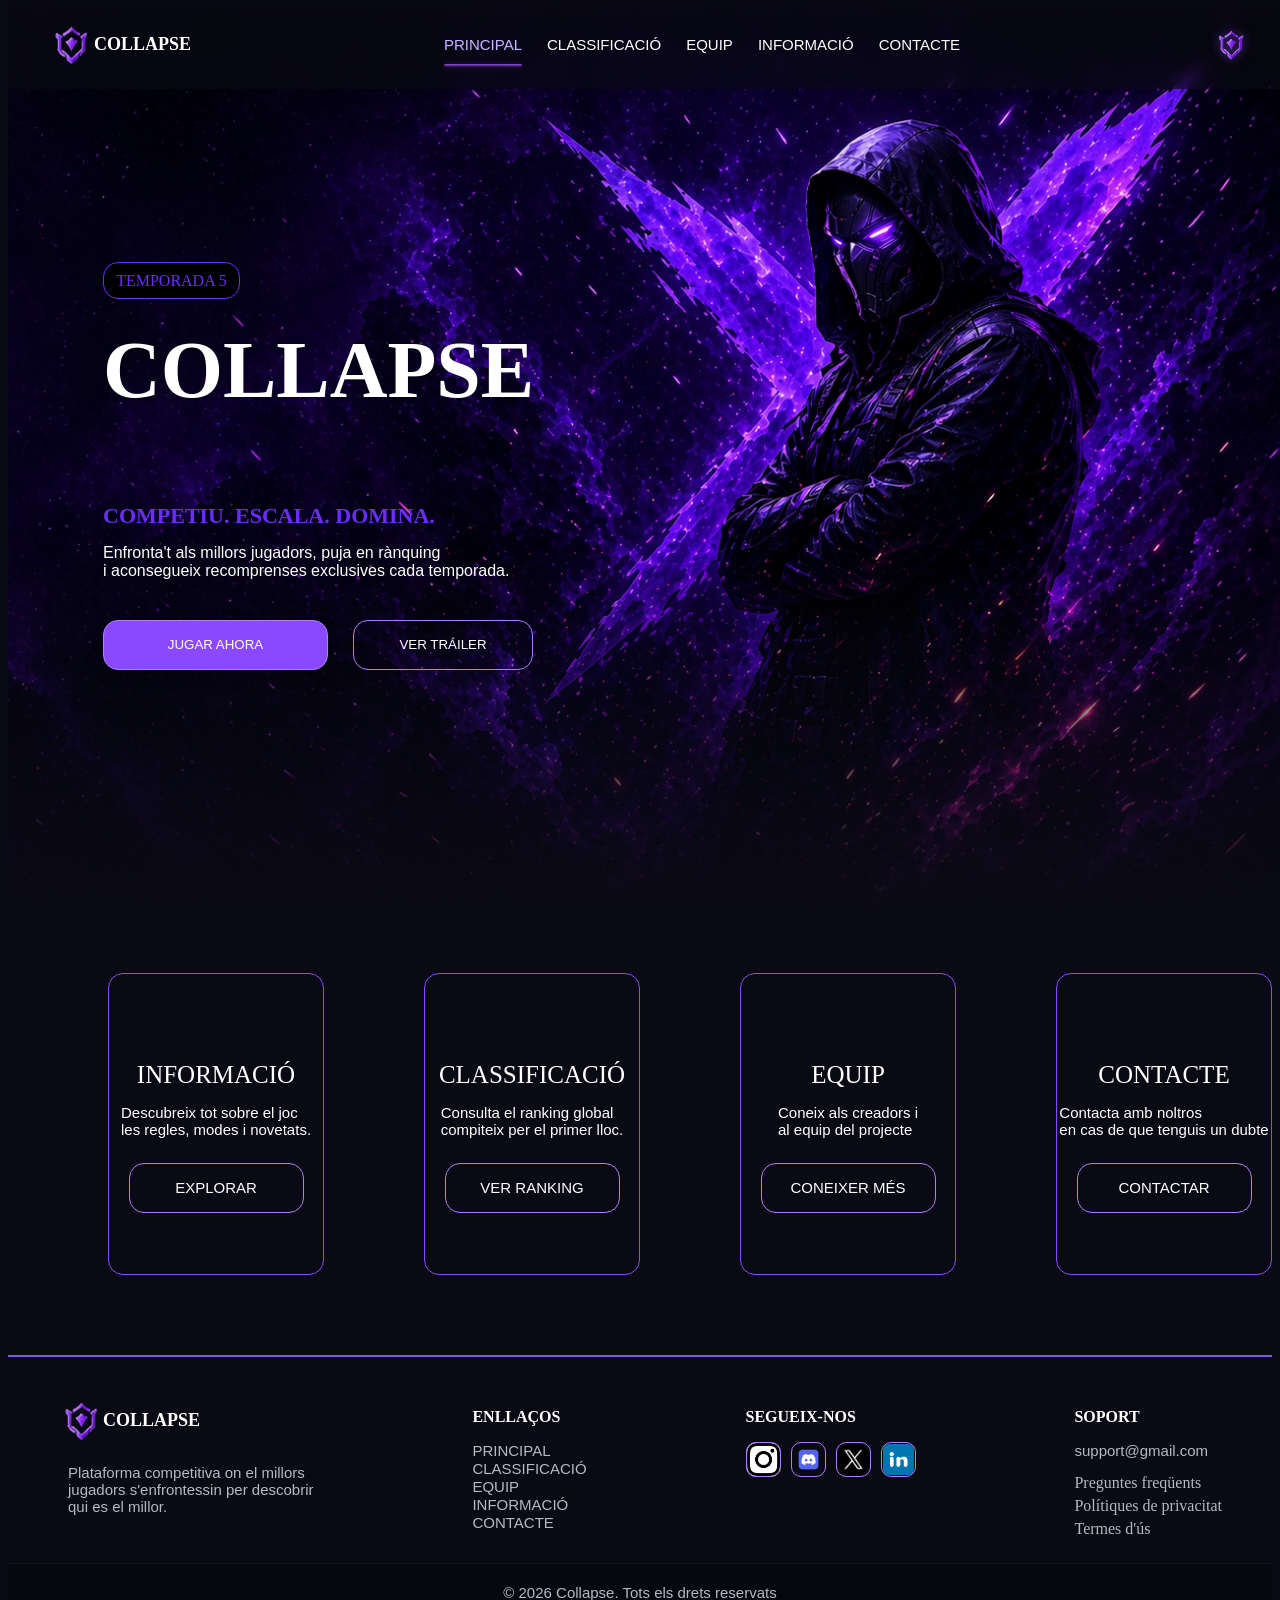
<file: index.html>
<!DOCTYPE html>
<html lang="en">

<head>
    <meta charset="UTF-8">
    <meta name="viewport" content="width=device-width, initial-scale=1.0">
    <title>Collapse</title>
    <link rel="stylesheet" href="CS/style.css">
    <link rel="stylesheet" href="CS/footer.css">

</head>

<body>
    <nav class="main-menu">
        <ul>
            <li><a href="index.html" class="active">PRINCIPAL</a></li>
            <li><a href="classificacio.html">CLASSIFICACIÓ</a></li>
            <li><a href="equip.html">EQUIP</a></li>
            <li><a href="info.html">INFORMACIÓ</a></li>
            <li><a href="contacte.html">CONTACTE</a></li>
        </ul>
    </nav>
    <div class="overlay"></div>
    <header>

        <div class="nombreJuego">
            <img src="imatges/Collapse.png" alt="Collapse" class="marca">
            <p>COLLAPSE</p>
        </div>

        <section class="menuBarra">
            <li>
                <a href="index.html" class="active">PRINCIPAL</a>
            </li>
            <li>
                <a href="classificacio.html">CLASSIFICACIÓ</a>
            </li>
            <li>
                <a href="equip.html">EQUIP</a>
            </li>
            <li>
                <a href="info.html">INFORMACIÓ</a>
            </li>
            <li>
                <a href="contacte.html">CONTACTE</a>
            </li>
        </section>

        <div class="parteSuperiorDerecha">
            <img class="theme-btn mask-toggle" id="themeToggle" src="imatges/Collapse.png" alt="Toggle Theme">
            <img class="logo" src="imatges/logo.png" alt="Logo del juego">
            <div class="tresBotones">
                <span></span><span></span><span></span>
            </div>
        </div>
    </header>

    <section class="cuerpo">
        <div class="calibrarImagen">
            <div class="pInicio">
                <p>TEMPORADA 5</p>
                <h2>COLLAPSE</h2>
                <h5>COMPETIU. ESCALA. DOMINA.</h5>
                <p>Enfronta't als millors jugadors, puja en rànquing <br> i aconsegueix recomprenses exclusives cada temporada.</p>
                <div class="piBotones">
                    <button class="btJugar" onclick="window.location.href='https://www.crazygames.com/game/idle-zombie-wave';">JUGAR AHORA  </button>
                    <button class="btTrailer" onclick="window.location.href='https://www.youtube.com/shorts/P-pIePI8geU';">VER TRÁILER </button>
                </div>
            </div>
        </div>

        <div class="pExplorador ">
            <section class="peInfo ">
                <p>INFORMACIÓ</p>
                <p>Descubreix tot sobre el joc <br> les regles, modes i novetats.</p>
                <button class="btExplorador" id="btInfo" onclick="IrInfo()">EXPLORAR</button>
            </section>

            <section class="peClas ">
                <p>CLASSIFICACIÓ</p>
                <p>Consulta el ranking global <br> compiteix per el primer lloc.</p>
                <button class="btExplorador">VER RANKING</button>
            </section>

            <section class="peEquipo ">
                <p>EQUIP</p>
                <p>Coneix als creadors i <br> al equip del projecte</p>
                <button class="btExplorador ">CONEIXER MÉS</button>
            </section>

            <section class="peContacto ">
                <p>CONTACTE</p>
                <p>Contacta amb noltros<br> en cas de que tenguis un dubte</p>
                <button class="btExplorador ">CONTACTAR</button>
            </section>
        </div>
    </section>

    <footer>
        <section class="final ">
            <div class="fparte1 ">
                <div class="problema ">
                    <img src="imatges/Collapse.png " alt="Collapse " class="marca ">
                    <p>COLLAPSE</p>
                </div>
                <p>Plataforma competitiva on el millors <br> jugadors s'enfrontessin per descobrir <br> qui es el millor.</p>
            </div>

            <div class="fparte2 ">
                <p class="titFoot ">ENLLAÇOS</p>
                <li>
                    <a href="index.html ">PRINCIPAL</a>
                </li>
                <li>
                    <a href="classificacio.html ">CLASSIFICACIÓ</a>
                </li>
                <li>
                    <a href="equip.html ">EQUIP</a>
                </li>
                <li>
                    <a href="info.html ">INFORMACIÓ</a>
                </li>
                <li>
                    <a href="contacte.html ">CONTACTE</a>
                </li>
            </div>

            <div class="fparte3 ">
                <p class="titFoot ">SEGUEIX-NOS</p>
                <div class="logos ">
                    <button class="logInstagram " id="btnInsta "></button>
                    <button class="logDiscord " id="btnDiscord "></button>
                    <button class="logX " id="btnX "></button>
                    <button class="logLinkedin " id="btnLinkedin "></button>
                </div>

            </div>

            <div class="fparte4 ">
                <p class="titFoot ">SOPORT</p>
                <p>support@gmail.com
                    <div class="flexFoot ">
                        <li>
                            <a href="index.html ">Preguntes  freqüents</a>
                        </li>
                        <li>
                            <a href="classificacio.html ">Polítiques de  privacitat</a>
                        </li>
                        <li>
                            <a href="equip.html ">Termes d'ús</a>
                        </li>
                    </div>
            </div>
        </section>
        <p class="CopyRight ">© 2026 Collapse. Tots els drets reservats</p>

    </footer>
    <script src="CS/script.js"></script>
</body>

</html>
</file>
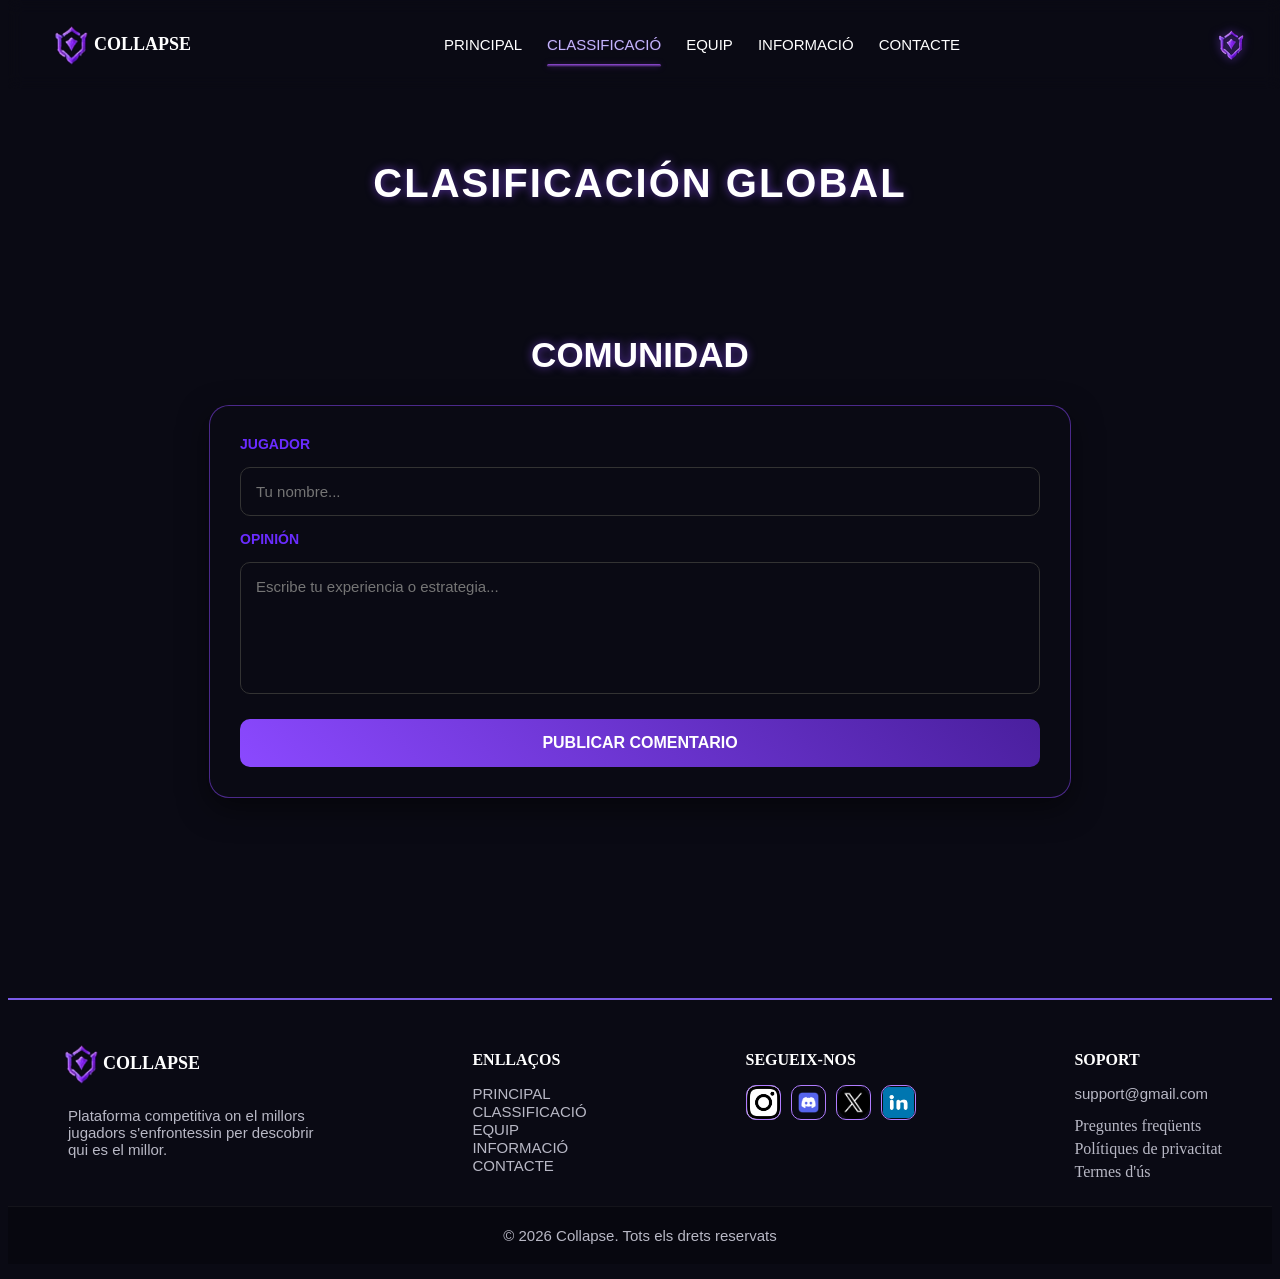
<file: classificacio.html>
<!DOCTYPE html>
<html lang="en">
<head>
    <meta charset="UTF-8">
    <meta name="viewport" content="width=device-width, initial-scale=1.0">
    <title>Collapse - Clasificación</title>
    <link rel="stylesheet" href="CS/style.css">
    <link rel="stylesheet" href="CS/footer.css">
    <link rel="stylesheet" href="CS/classificacio.css">
</head>
<body>
    <nav class="main-menu">
        <ul>
            <li><a href="index.html">PRINCIPAL</a></li>
            <li><a href="classificacio.html" class="active">CLASSIFICACIÓ</a></li>
            <li><a href="equip.html">EQUIP</a></li>
            <li><a href="info.html">INFORMACIÓ</a></li>
            <li><a href="contacte.html">CONTACTE</a></li>
        </ul>
    </nav>
    <div class="overlay"></div>
    <header>
        <div class="nombreJuego">
            <img src="imatges/Collapse.png" alt="Collapse" class="marca">
            <p>COLLAPSE</p>
        </div>
        <section class="menuBarra">
            <li><a href="index.html">PRINCIPAL</a></li>
            <li><a href="classificacio.html" class="active">CLASSIFICACIÓ</a></li>
            <li><a href="equip.html">EQUIP</a></li>
            <li><a href="info.html">INFORMACIÓ</a></li>
            <li><a href="contacte.html">CONTACTE</a></li>
        </section>
        <div class="parteSuperiorDerecha">
            <img class="theme-btn mask-toggle" id="themeToggle" src="imatges/Collapse.png" alt="Toggle Theme">
            <img class="logo" src="imatges/logo.png" alt="Logo del juego">
            <div class="tresBotones">
                <span></span><span></span><span></span>
            </div>
        </div>
    </header>

    <main class="classificacio-main">
        <section class="leaderboard">
            <h1>Clasificación Global</h1>
            <div id="fila"></div>
        </section>

        <section class="zona-comentarios">
            <h1>Comunidad</h1>
            <div class="panel-comentario">
                <form class="form-comentario">
                    <label>Jugador</label>
                    <input type="text" id="usuario" placeholder="Tu nombre..." required>

                    <label>Opinión</label>
                    <textarea id="texto" placeholder="Escribe tu experiencia o estrategia..." required></textarea>

                    <button onclick="crearComentario(event)" class="btn-comentar">Publicar Comentario</button>
                </form>
            </div>
            <div class="lista-comentarios" id="listaComentarios"></div>
        </section>
    </main>

    <footer>
        <section class="final ">
            <div class="fparte1 ">
                <div class="problema ">
                    <img src="imatges/Collapse.png " alt="Collapse " class="marca ">
                    <p>COLLAPSE</p>
                </div>
                <p>Plataforma competitiva on el millors <br> jugadors s'enfrontessin per descobrir <br> qui es el millor.</p>
            </div>
            <div class="fparte2 ">
                <p class="titFoot ">ENLLAÇOS</p>
                <li><a href="index.html ">PRINCIPAL</a></li>
                <li><a href="classificacio.html ">CLASSIFICACIÓ</a></li>
                <li><a href="equip.html ">EQUIP</a></li>
                <li><a href="info.html ">INFORMACIÓ</a></li>
                <li><a href="contacte.html ">CONTACTE</a></li>
            </div>
            <div class="fparte3 ">
                <p class="titFoot ">SEGUEIX-NOS</p>
                <div class="logos ">
                    <button class="logInstagram " id="btnInsta "></button>
                    <button class="logDiscord " id="btnDiscord "></button>
                    <button class="logX " id="btnX "></button>
                    <button class="logLinkedin " id="btnLinkedin "></button>
                </div>
            </div>
            <div class="fparte4 ">
                <p class="titFoot ">SOPORT</p>
                <p>support@gmail.com</p>
                <div class="flexFoot ">
                    <li><a href="index.html ">Preguntes freqüents</a></li>
                    <li><a href="classificacio.html ">Polítiques de privacitat</a></li>
                    <li><a href="equip.html ">Termes d'ús</a></li>
                </div>
            </div>
        </section>
        <p class="CopyRight ">© 2026 Collapse. Tots els drets reservats</p>
    </footer>
    
    <script src="script.js"></script>
    <script src="CS/script.js"></script>
</body>
</html>
</file>
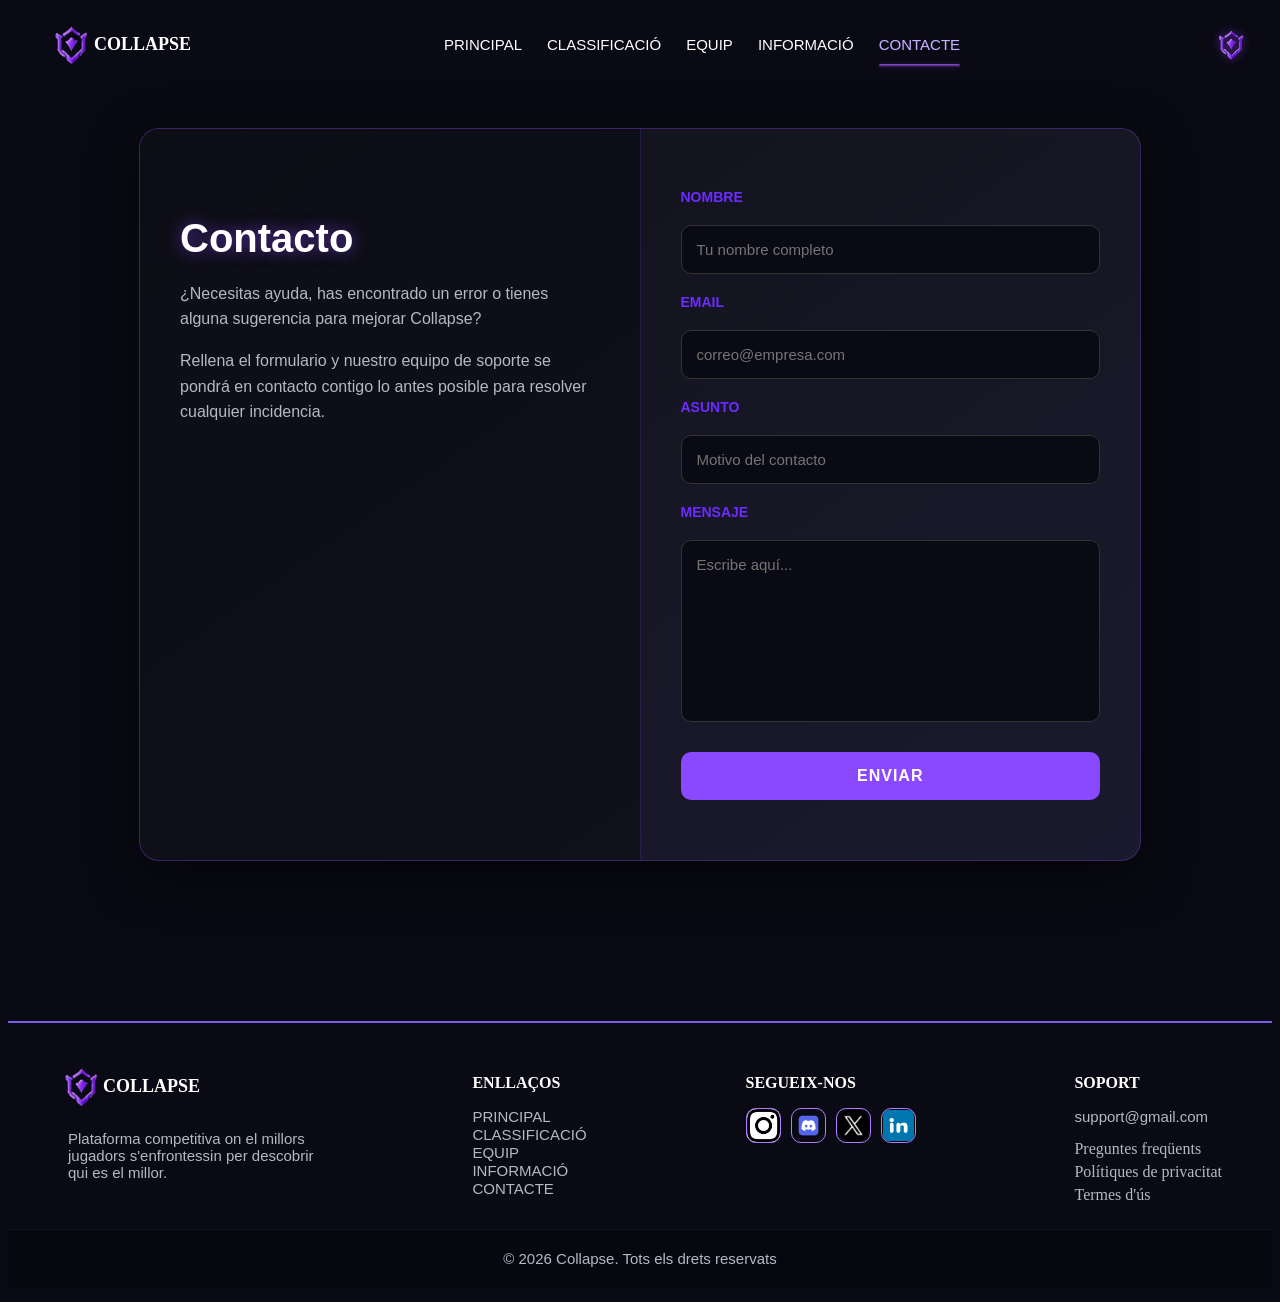
<file: contacte.html>
<!DOCTYPE html>
<html lang="es">
<head>
    <meta charset="UTF-8">
    <meta name="viewport" content="width=device-width, initial-scale=1.0">
    <title>Collapse - Contacto</title>
    <link rel="stylesheet" href="CS/style.css">
    <link rel="stylesheet" href="CS/footer.css">
    <link rel="stylesheet" href="CS/contacte.css">
</head>
<body>
    <nav class="main-menu">
        <ul>
            <li><a href="index.html">PRINCIPAL</a></li>
            <li><a href="classificacio.html">CLASSIFICACIÓ</a></li>
            <li><a href="equip.html">EQUIP</a></li>
            <li><a href="info.html">INFORMACIÓ</a></li>
            <li><a href="contacte.html" class="active">CONTACTE</a></li>
        </ul>
    </nav>
    <div class="overlay"></div>
    <header>
        <div class="nombreJuego">
            <img src="imatges/Collapse.png" alt="Collapse" class="marca">
            <p>COLLAPSE</p>
        </div>
        <section class="menuBarra">
            <li><a href="index.html">PRINCIPAL</a></li>
            <li><a href="classificacio.html">CLASSIFICACIÓ</a></li>
            <li><a href="equip.html">EQUIP</a></li>
            <li><a href="info.html">INFORMACIÓ</a></li>
            <li><a href="contacte.html" class="active">CONTACTE</a></li>
        </section>
        <div class="parteSuperiorDerecha">
            <img class="theme-btn mask-toggle" id="themeToggle" src="imatges/Collapse.png" alt="Toggle Theme">
            <img class="logo" src="imatges/logo.png" alt="Logo del juego">
            <div class="tresBotones">
                <span></span><span></span><span></span>
            </div>
        </div>
    </header>

    <main class="contacte-main">
        <div class="contacto-container">
            <div class="contacto-info">
                <h1>Contacto</h1>
                <p>¿Necesitas ayuda, has encontrado un error o tienes alguna sugerencia para mejorar Collapse?</p>
                <p>Rellena el formulario y nuestro equipo de soporte se pondrá en contacto contigo lo antes posible para resolver cualquier incidencia.</p>
            </div>
            
            <div class="contacto-form">
                <!-- Se usa Formspree como API para recibir los correos del formulario -->
                <form action="https://formspree.io/f/xyz" method="POST">
                    <label>Nombre</label>
                    <input type="text" name="nombre" placeholder="Tu nombre completo" required>

                    <label>Email</label>
                    <input type="email" name="email" placeholder="correo@empresa.com" required>

                    <label>Asunto</label>
                    <input type="text" name="asunto" placeholder="Motivo del contacto" required>

                    <label>Mensaje</label>
                    <textarea name="mensaje" placeholder="Escribe aquí..." required></textarea>

                    <button type="submit" class="btn-enviar">ENVIAR</button>
                </form>
            </div>
        </div>
    </main>

    <footer>
        <section class="final ">
            <div class="fparte1 ">
                <div class="problema ">
                    <img src="imatges/Collapse.png " alt="Collapse " class="marca ">
                    <p>COLLAPSE</p>
                </div>
                <p>Plataforma competitiva on el millors <br> jugadors s'enfrontessin per descobrir <br> qui es el millor.</p>
            </div>
            <div class="fparte2 ">
                <p class="titFoot ">ENLLAÇOS</p>
                <li><a href="index.html ">PRINCIPAL</a></li>
                <li><a href="classificacio.html ">CLASSIFICACIÓ</a></li>
                <li><a href="equip.html ">EQUIP</a></li>
                <li><a href="info.html ">INFORMACIÓ</a></li>
                <li><a href="contacte.html ">CONTACTE</a></li>
            </div>
            <div class="fparte3 ">
                <p class="titFoot ">SEGUEIX-NOS</p>
                <div class="logos ">
                    <button class="logInstagram " id="btnInsta "></button>
                    <button class="logDiscord " id="btnDiscord "></button>
                    <button class="logX " id="btnX "></button>
                    <button class="logLinkedin " id="btnLinkedin "></button>
                </div>
            </div>
            <div class="fparte4 ">
                <p class="titFoot ">SOPORT</p>
                <p>support@gmail.com</p>
                <div class="flexFoot ">
                    <li><a href="index.html ">Preguntes freqüents</a></li>
                    <li><a href="classificacio.html ">Polítiques de privacitat</a></li>
                    <li><a href="equip.html ">Termes d'ús</a></li>
                </div>
            </div>
        </section>
        <p class="CopyRight ">© 2026 Collapse. Tots els drets reservats</p>
    </footer>
    <script src="CS/script.js"></script>
</body>
</html>
</file>
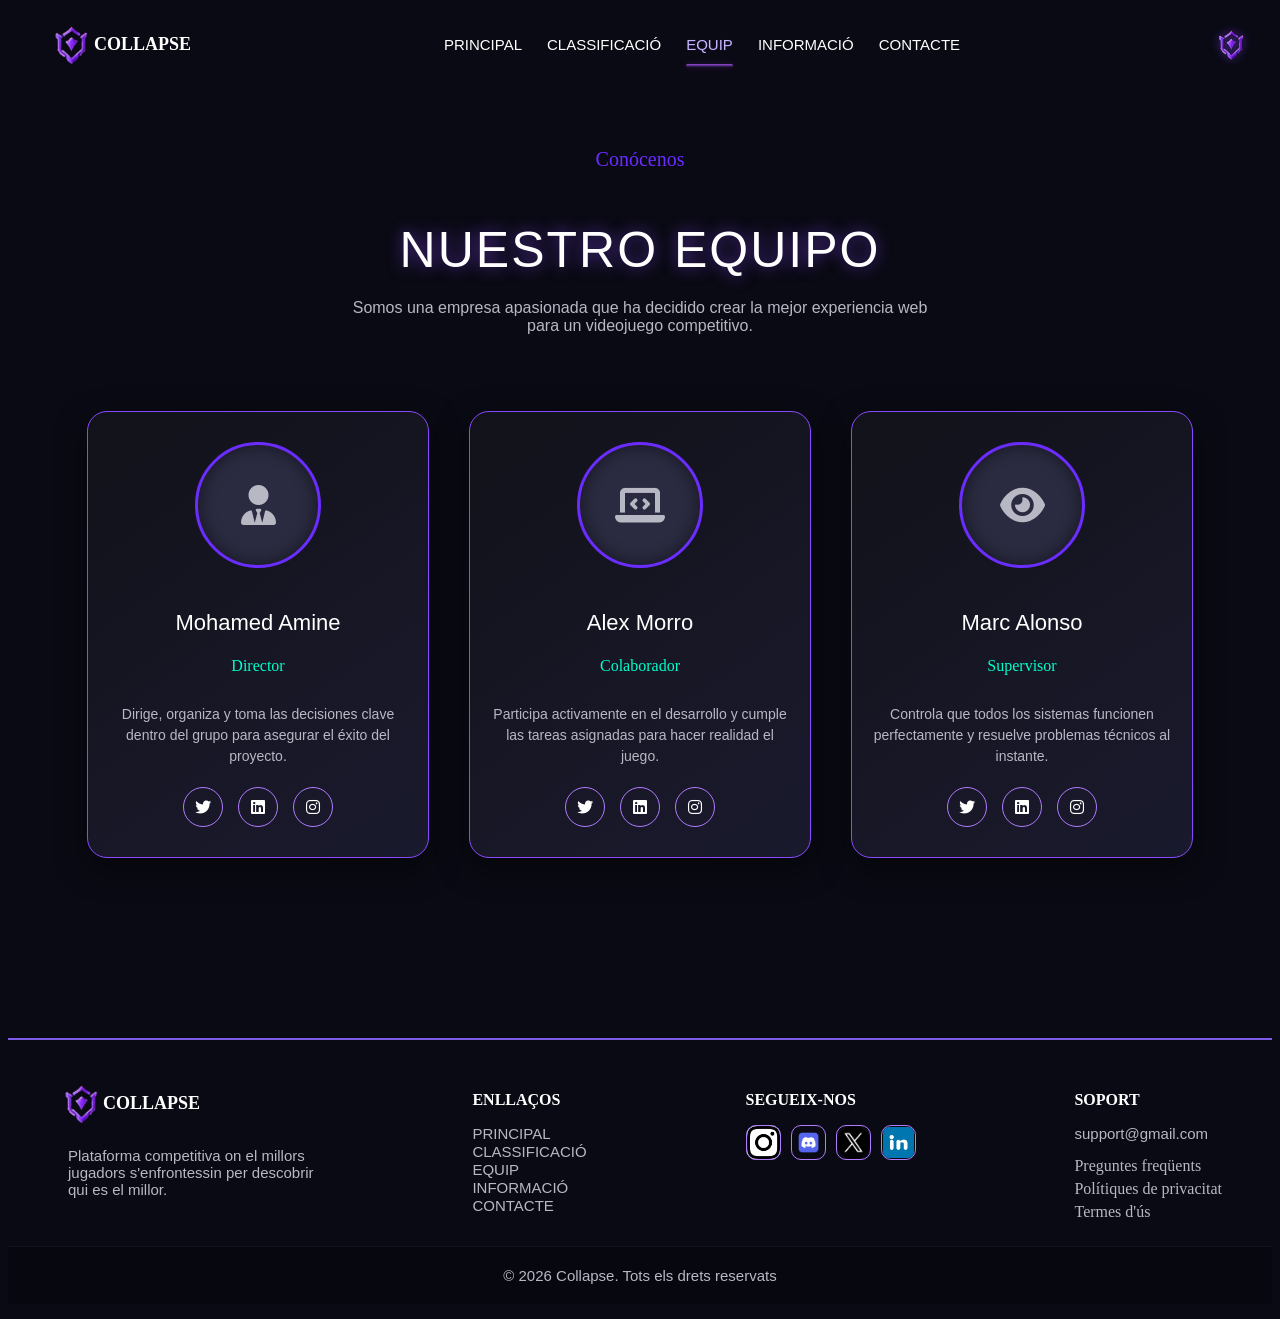
<file: equip.html>
<!DOCTYPE html>
<html lang="en">

<head>
    <meta charset="UTF-8">
    <meta name="viewport" content="width=device-width, initial-scale=1.0">
    <title>Collapse - Equipo</title>

    <link rel="stylesheet" href="https://cdnjs.cloudflare.com/ajax/libs/font-awesome/6.4.0/css/all.min.css">
    <link rel="stylesheet" href="CS/style.css">
    <link rel="stylesheet" href="CS/footer.css">
    <link rel="stylesheet" href="CS/equip.css">
</head>

<body>
    <nav class="main-menu">
        <ul>
            <li><a href="index.html">PRINCIPAL</a></li>
            <li><a href="classificacio.html">CLASSIFICACIÓ</a></li>
            <li><a href="equip.html" class="active">EQUIP</a></li>
            <li><a href="info.html">INFORMACIÓ</a></li>
            <li><a href="contacte.html">CONTACTE</a></li>
        </ul>
    </nav>
    <div class="overlay"></div>
    <header>
        <div class="nombreJuego">
            <img src="imatges/Collapse.png" alt="Collapse" class="marca">
            <p>COLLAPSE</p>
        </div>
        <section class="menuBarra">
            <li><a href="index.html">PRINCIPAL</a></li>
            <li><a href="classificacio.html">CLASSIFICACIÓ</a></li>
            <li><a href="equip.html" class="active">EQUIP</a></li>
            <li><a href="info.html">INFORMACIÓ</a></li>
            <li><a href="contacte.html">CONTACTE</a></li>
        </section>
        <div class="parteSuperiorDerecha">
            <img class="theme-btn mask-toggle" id="themeToggle" src="imatges/Collapse.png" alt="Toggle Theme">
            <img class="logo" src="imatges/logo.png" alt="Logo del juego">
            <div class="tresBotones">
                <span></span><span></span><span></span>
            </div>
        </div>
    </header>

    <main class="equip-main">
        <section class="equip-hero">
            <p>Conócenos</p>
            <p>Nuestro Equipo</p>
            <p>Somos una empresa apasionada que ha decidido crear la mejor experiencia web para un videojuego
                competitivo.</p>
        </section>

        <section class="nosotros">
            <div class="miembro-card">
                <div class="avatar"><i class="fa-solid fa-user-tie"></i></div>
                <p class="nombre">Mohamed Amine</p>
                <p class="rol">Director</p>
                <p class="descripcion">Dirige, organiza y toma las decisiones clave dentro del grupo para asegurar el
                    éxito del proyecto.</p>
                <div class="redes">
                    <button class="fab fa-twitter"></button>
                    <button class="fab fa-linkedin"></button>
                    <button class="fab fa-instagram"></button>
                </div>
            </div>

            <div class="miembro-card">
                <div class="avatar"><i class="fa-solid fa-laptop-code"></i></div>
                <p class="nombre">Alex Morro</p>
                <p class="rol">Colaborador</p>
                <p class="descripcion">Participa activamente en el desarrollo y cumple las tareas asignadas para hacer
                    realidad el juego.</p>
                <div class="redes">
                    <button class="fab fa-twitter"></button>
                    <button class="fab fa-linkedin"></button>
                    <button class="fab fa-instagram"></button>
                </div>
            </div>

            <div class="miembro-card">
                <div class="avatar"><i class="fa-solid fa-eye"></i></div>
                <p class="nombre">Marc Alonso</p>
                <p class="rol">Supervisor</p>
                <p class="descripcion">Controla que todos los sistemas funcionen perfectamente y resuelve problemas
                    técnicos al instante.</p>
                <div class="redes">
                    <button class="fab fa-twitter"></button>
                    <button class="fab fa-linkedin"></button>
                    <button class="fab fa-instagram"></button>
                </div>
            </div>
        </section>
    </main>

    <footer>
        <section class="final ">
            <div class="fparte1 ">
                <div class="problema ">
                    <img src="imatges/Collapse.png " alt="Collapse " class="marca ">
                    <p>COLLAPSE</p>
                </div>
                <p>Plataforma competitiva on el millors <br> jugadors s'enfrontessin per descobrir <br> qui es el
                    millor.</p>
            </div>
            <div class="fparte2 ">
                <p class="titFoot ">ENLLAÇOS</p>
                <li><a href="index.html ">PRINCIPAL</a></li>
                <li><a href="classificacio.html ">CLASSIFICACIÓ</a></li>
                <li><a href="equip.html ">EQUIP</a></li>
                <li><a href="info.html ">INFORMACIÓ</a></li>
                <li><a href="contacte.html ">CONTACTE</a></li>
            </div>
            <div class="fparte3 ">
                <p class="titFoot ">SEGUEIX-NOS</p>
                <div class="logos ">
                    <button class="logInstagram " id="btnInsta "></button>
                    <button class="logDiscord " id="btnDiscord "></button>
                    <button class="logX " id="btnX "></button>
                    <button class="logLinkedin " id="btnLinkedin "></button>
                </div>
            </div>
            <div class="fparte4 ">
                <p class="titFoot ">SOPORT</p>
                <p>support@gmail.com</p>
                <div class="flexFoot ">
                    <li><a href="index.html ">Preguntes freqüents</a></li>
                    <li><a href="classificacio.html ">Polítiques de privacitat</a></li>
                    <li><a href="equip.html ">Termes d'ús</a></li>
                </div>
            </div>
        </section>
        <p class="CopyRight ">© 2026 Collapse. Tots els drets reservats</p>
    </footer>
    <script src="CS/script.js"></script>
</body>

</html>
</file>
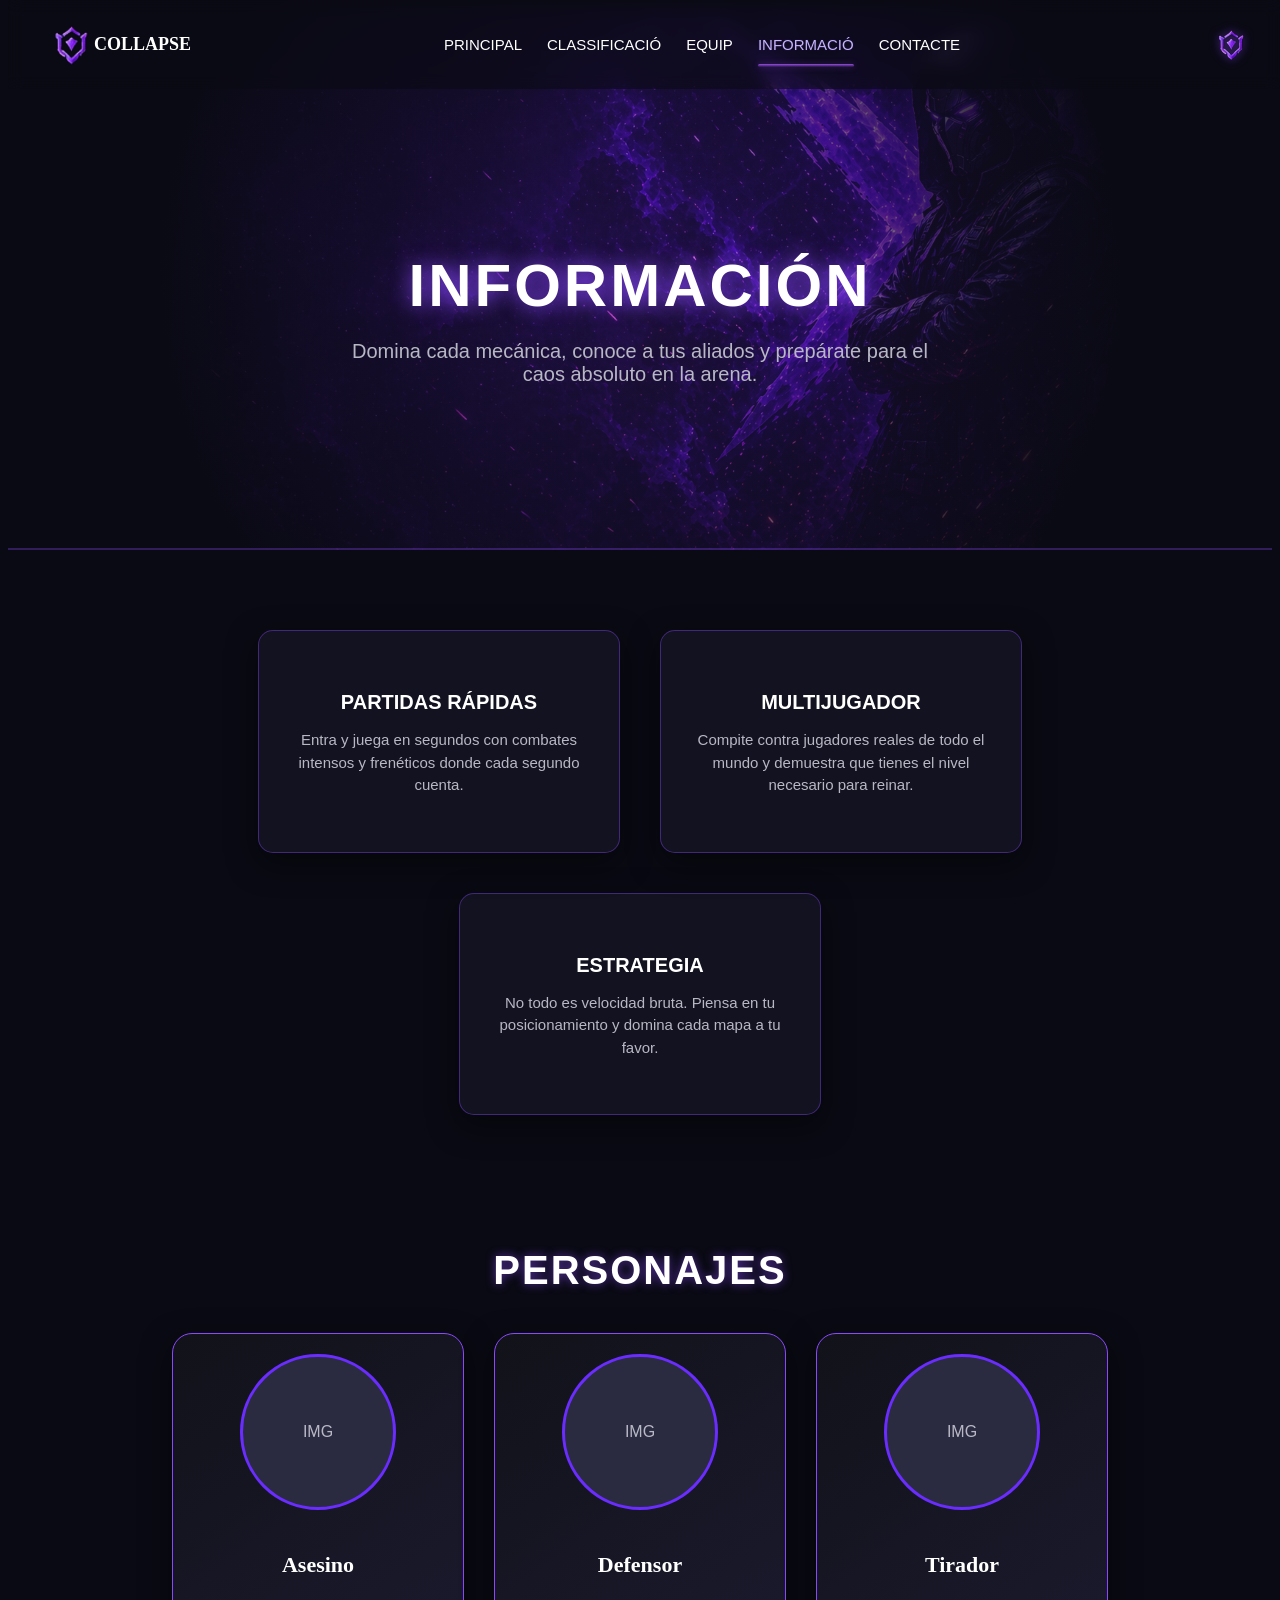
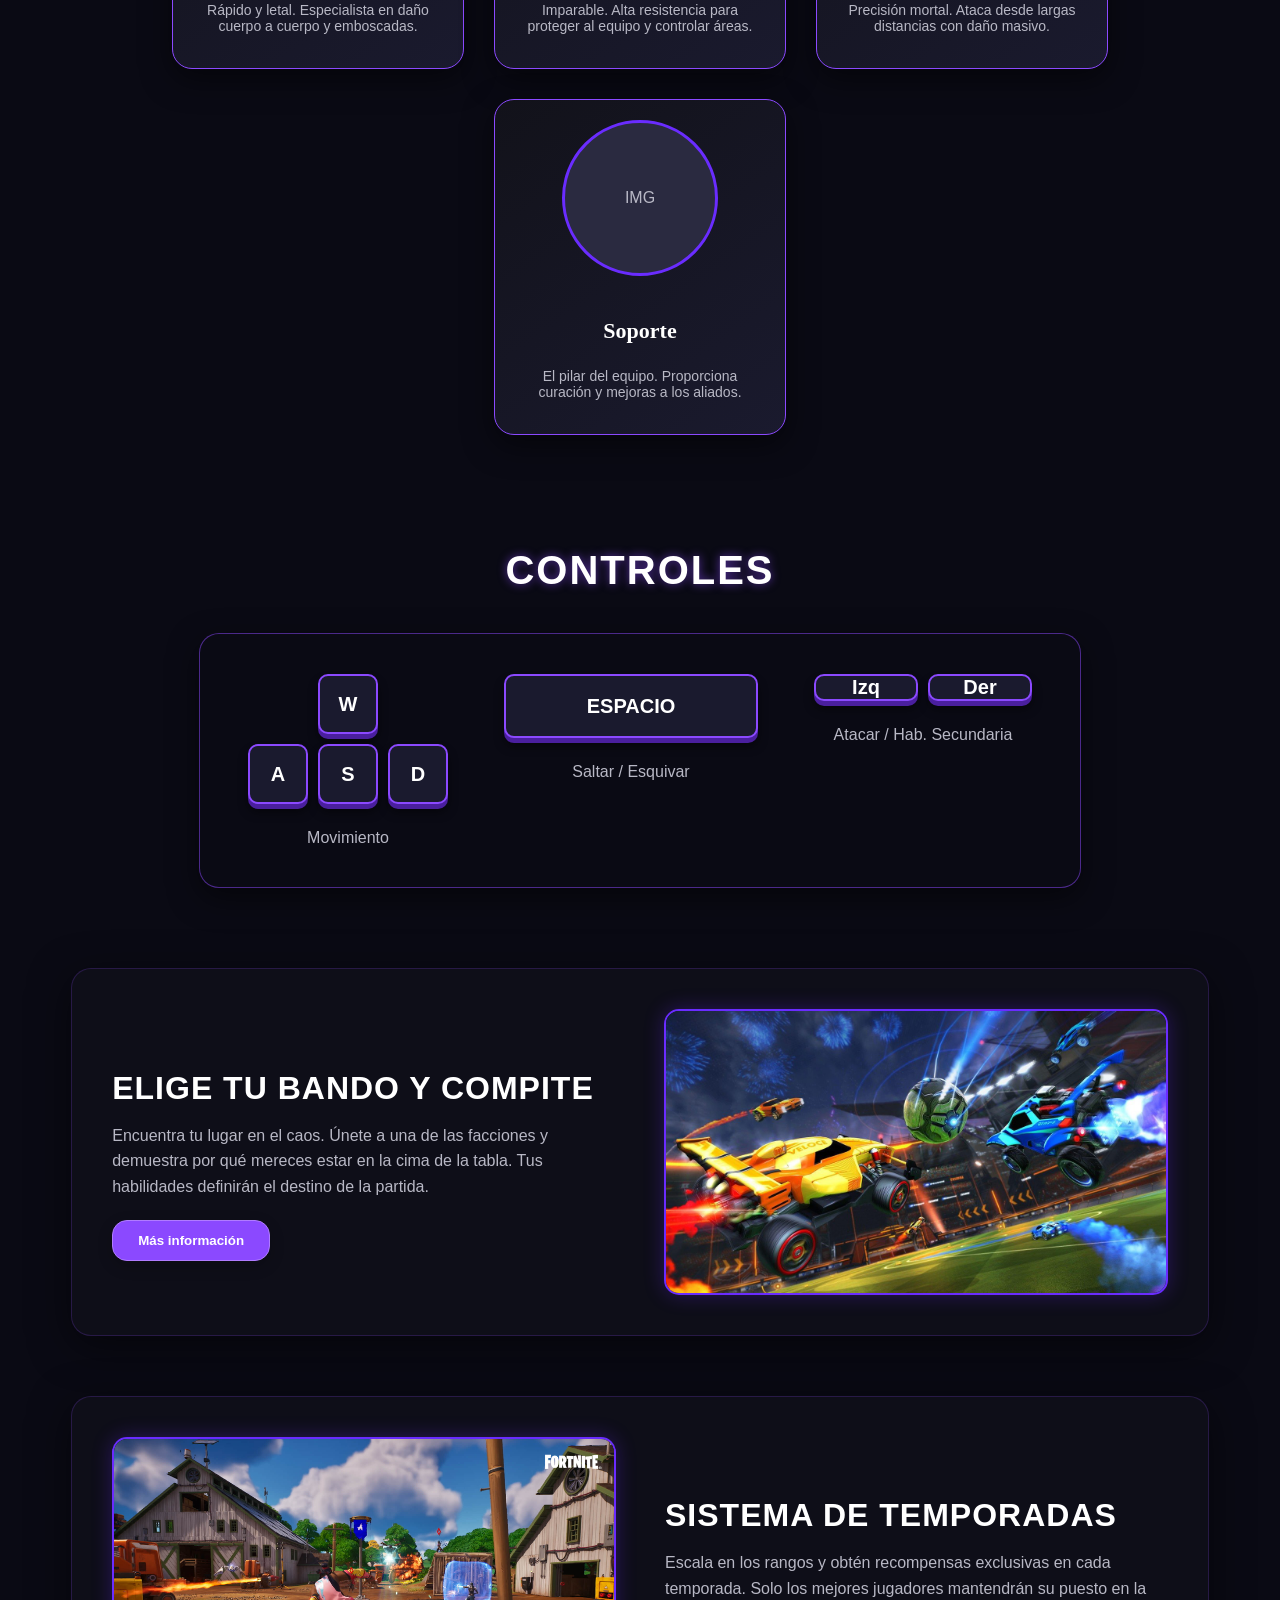
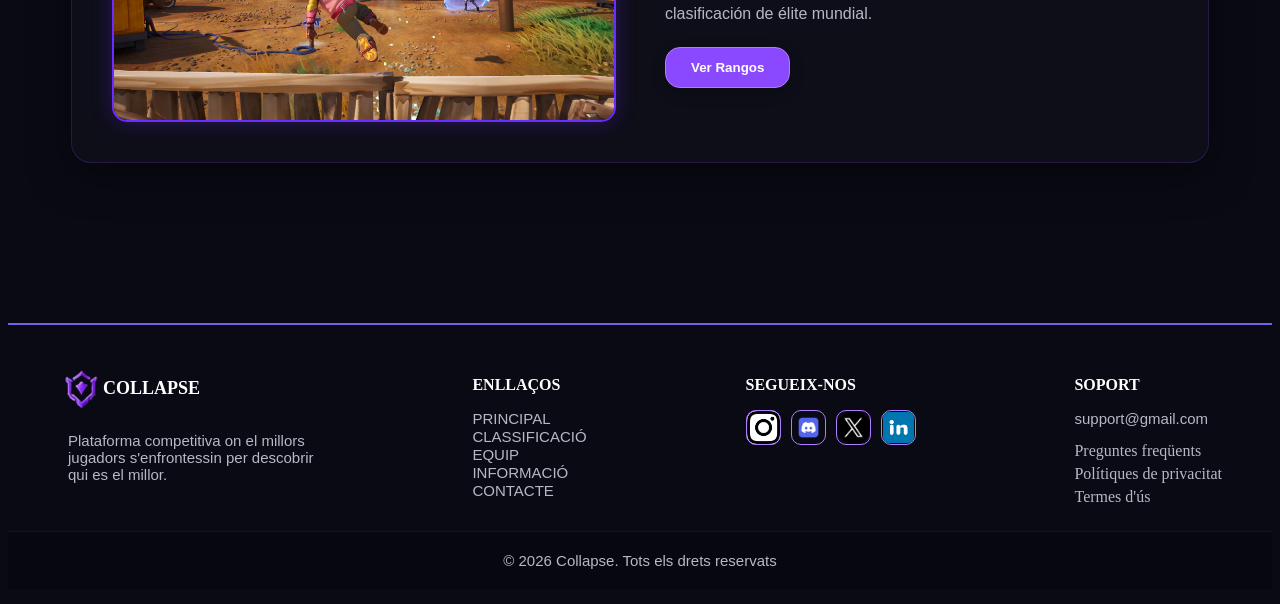
<file: info.html>
<!DOCTYPE html>
<html lang="en">

<head>
    <meta charset="UTF-8">
    <meta name="viewport" content="width=device-width, initial-scale=1.0">
    <title>Collapse - Información</title>
    <link rel="stylesheet" href="CS/style.css">
    <link rel="stylesheet" href="CS/footer.css">
    <link rel="stylesheet" href="CS/info.css">
</head>

<body>
    <nav class="main-menu">
        <ul>
            <li><a href="index.html">PRINCIPAL</a></li>
            <li><a href="classificacio.html">CLASSIFICACIÓ</a></li>
            <li><a href="equip.html">EQUIP</a></li>
            <li><a href="info.html" class="active">INFORMACIÓ</a></li>
            <li><a href="contacte.html">CONTACTE</a></li>
        </ul>
    </nav>
    <div class="overlay"></div>
    <header>
        <div class="nombreJuego">
            <img src="imatges/Collapse.png" alt="Collapse" class="marca">
            <p>COLLAPSE</p>
        </div>

        <section class="menuBarra">
            <li>
                <a href="index.html">PRINCIPAL</a>
            </li>
            <li>
                <a href="classificacio.html">CLASSIFICACIÓ</a>
            </li>
            <li>
                <a href="equip.html">EQUIP</a>
            </li>
            <li>
                <a href="info.html" class="active">INFORMACIÓ</a>
            </li>
            <li>
                <a href="contacte.html">CONTACTE</a>
            </li>
        </section>

        <div class="parteSuperiorDerecha">
            <img class="theme-btn mask-toggle" id="themeToggle" src="imatges/Collapse.png" alt="Toggle Theme">
            <img class="logo" src="imatges/logo.png" alt="Logo del juego">
            <div class="tresBotones">
                <span></span><span></span><span></span>
            </div>
        </div>
    </header>

    <main class="info-main">
        
        <section class="info-hero">
            <div class="info-hero-content">
                <h1>INFORMACIÓN</h1>
                <p>Domina cada mecánica, conoce a tus aliados y prepárate para el caos absoluto en la arena.</p>
            </div>
        </section>

        <section class="info-caracteristicas">
            <div class="card-caracteristica">
                <h3>PARTIDAS RÁPIDAS</h3>
                <p>Entra y juega en segundos con combates intensos y frenéticos donde cada segundo cuenta.</p>
            </div>
            <div class="card-caracteristica">
                <h3>MULTIJUGADOR</h3>
                <p>Compite contra jugadores reales de todo el mundo y demuestra que tienes el nivel necesario para reinar.</p>
            </div>
            <div class="card-caracteristica">
                <h3>ESTRATEGIA</h3>
                <p>No todo es velocidad bruta. Piensa en tu posicionamiento y domina cada mapa a tu favor.</p>
            </div>
        </section>

        <section class="personajes-seccion">
            <h2 class="titulo-seccion">Personajes</h2>
            <div class="personajes-grid">
                <div class="personaje-card">
                    <div class="p-img-placeholder">IMG</div>
                    <h3>Asesino</h3>
                    <p>Rápido y letal. Especialista en daño cuerpo a cuerpo y emboscadas.</p>
                </div>
                <div class="personaje-card">
                    <div class="p-img-placeholder">IMG</div>
                    <h3>Defensor</h3>
                    <p>Imparable. Alta resistencia para proteger al equipo y controlar áreas.</p>
                </div>
                <div class="personaje-card">
                    <div class="p-img-placeholder">IMG</div>
                    <h3>Tirador</h3>
                    <p>Precisión mortal. Ataca desde largas distancias con daño masivo.</p>
                </div>
                <div class="personaje-card">
                    <div class="p-img-placeholder">IMG</div>
                    <h3>Soporte</h3>
                    <p>El pilar del equipo. Proporciona curación y mejoras a los aliados.</p>
                </div>
            </div>
        </section>

        <section class="controles-seccion">
            <h2 class="titulo-seccion">Controles</h2>
            <div class="controles-container">
                <div class="grupo-control">
                    <div class="teclado-wasd">
                        <div class="tecla w">W</div>
                        <div class="tecla a">A</div>
                        <div class="tecla s">S</div>
                        <div class="tecla d">D</div>
                    </div>
                    <span class="accion">Movimiento</span>
                </div>
                
                <div class="grupo-control">
                    <div class="tecla space">ESPACIO</div>
                    <span class="accion">Saltar / Esquivar</span>
                </div>

                <div class="grupo-control">
                    <div class="teclado-wasd" style="grid-template-columns: repeat(2, 60px); grid-template-rows: 60px; display: flex; gap:10px;">
                        <div class="tecla" style="width: 100px;">Izq</div>
                        <div class="tecla" style="width: 100px;">Der</div>
                    </div>
                    <span class="accion">Atacar / Hab. Secundaria</span>
                </div>
            </div>
        </section>

        <section class="info-juego">
            <div class="bloque">
                <div class="texto">
                    <h2>ELIGE TU BANDO Y COMPITE</h2>
                    <p>Encuentra tu lugar en el caos. Únete a una de las facciones y demuestra por qué mereces estar en la cima de la tabla. Tus habilidades definirán el destino de la partida.</p>
                    <button class="btn-info">Más información</button>
                </div>
                <div class="imagen">
                    <img src="imatges/game1.jpg" alt="Imagen Juego 1" onerror="this.src='imatges/Collapse.png'">
                </div>
            </div>

            <div class="bloque reverse">
                <div class="texto">
                    <h2>SISTEMA DE TEMPORADAS</h2>
                    <p>Escala en los rangos y obtén recompensas exclusivas en cada temporada. Solo los mejores jugadores mantendrán su puesto en la clasificación de élite mundial.</p>
                    <button class="btn-info">Ver Rangos</button>
                </div>
                <div class="imagen">
                    <img src="imatges/game2.jpg" alt="Imagen Juego 2" onerror="this.src='imatges/Collapse.png'">
                </div>
            </div>
        </section>

    </main>

    <footer>
        <section class="final ">
            <div class="fparte1 ">
                <div class="problema ">
                    <img src="imatges/Collapse.png " alt="Collapse " class="marca ">
                    <p>COLLAPSE</p>
                </div>
                <p>Plataforma competitiva on el millors <br> jugadors s'enfrontessin per descobrir <br> qui es el millor.</p>
            </div>

            <div class="fparte2 ">
                <p class="titFoot ">ENLLAÇOS</p>
                <li>
                    <a href="index.html ">PRINCIPAL</a>
                </li>
                <li>
                    <a href="classificacio.html ">CLASSIFICACIÓ</a>
                </li>
                <li>
                    <a href="equip.html ">EQUIP</a>
                </li>
                <li>
                    <a href="info.html ">INFORMACIÓ</a>
                </li>
                <li>
                    <a href="contacte.html ">CONTACTE</a>
                </li>
            </div>

            <div class="fparte3 ">
                <p class="titFoot ">SEGUEIX-NOS</p>
                <div class="logos ">
                    <button class="logInstagram " id="btnInsta "></button>
                    <button class="logDiscord " id="btnDiscord "></button>
                    <button class="logX " id="btnX "></button>
                    <button class="logLinkedin " id="btnLinkedin "></button>
                </div>

            </div>

            <div class="fparte4 ">
                <p class="titFoot ">SOPORT</p>
                <p>support@gmail.com
                    <div class="flexFoot ">
                        <li>
                            <a href="index.html ">Preguntes  freqüents</a>
                        </li>
                        <li>
                            <a href="classificacio.html ">Polítiques de  privacitat</a>
                        </li>
                        <li>
                            <a href="equip.html ">Termes d'ús</a>
                        </li>
                    </div>
            </div>
        </section>
        <p class="CopyRight ">© 2026 Collapse. Tots els drets reservats</p>

    </footer>
    <script src="CS/script.js"></script>
</body>

</html>
</file>
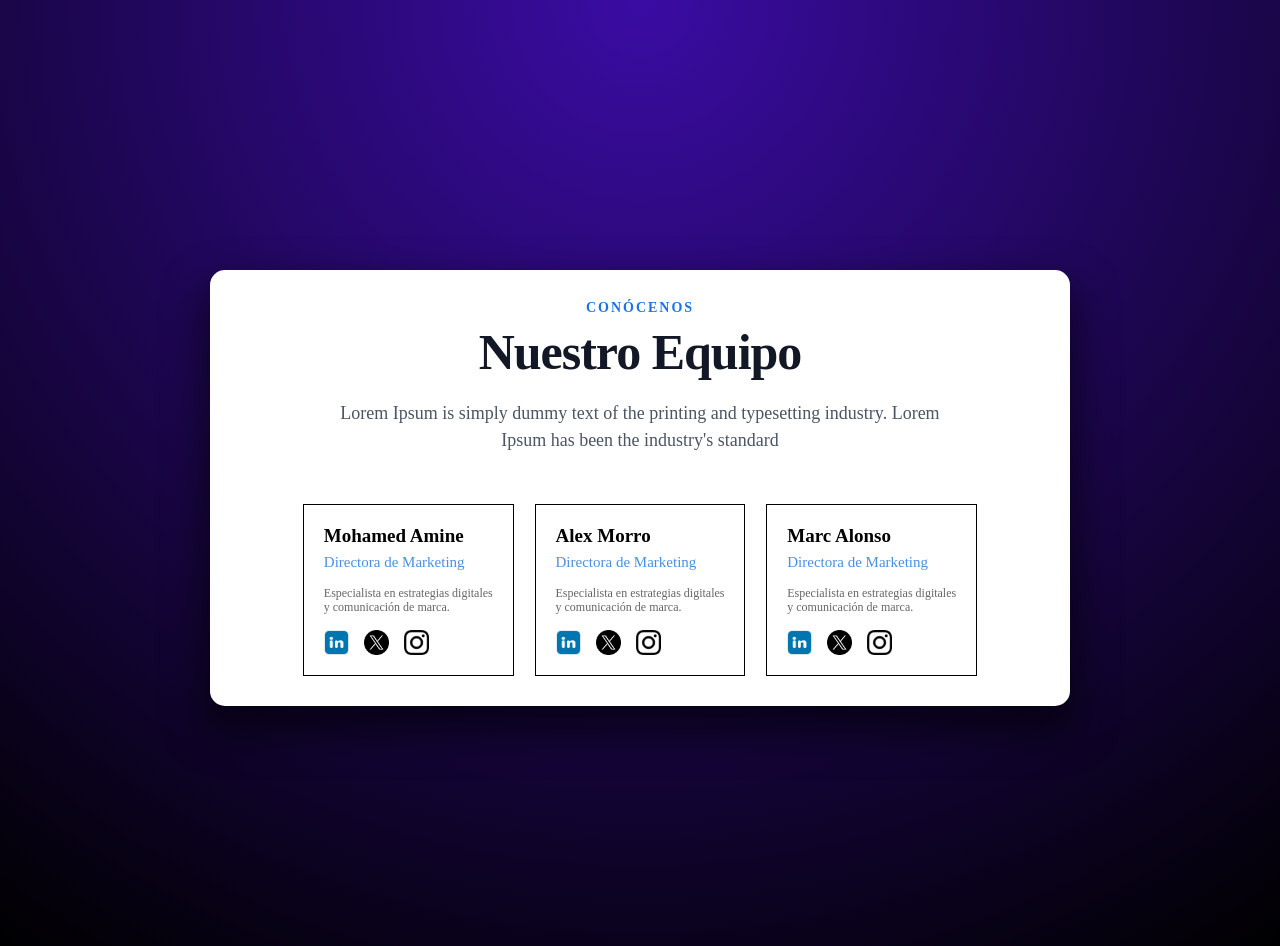
<file: Equip/equip.html>
<!DOCTYPE html>
<html lang="en">

<head>
    <meta charset="UTF-8">
    <meta name="viewport" content="width=device-width, initial-scale=1.0">
    <title>Equipo</title>
    <link rel="stylesheet" href="style.css">
</head>

<body>

    <nav class="main-menu">
        <ul>
            <li>
                <a href="classificacio.html">Clasificación</a>
            </li>
            <li>
                <a href="foro.html">Foro</a>
            </li>
            <li>
                <a href="contacte.html">Contacto</a>
            </li>
            <li>
                <a href="Equip/equip.html">Equipo</a>
            </li>
        </ul>
    </nav>

    <header class="ranking-header">
        <div class="tresBtotnes">
            <span></span>
            <span></span>
            <span></span>
        </div>
    </header>

    <script src="scripts.js"></script>

    <div class="caja">
        <section class="todaInformacion">

            <section class="encabezado">
                <p>Conócenos</p>
                <p>Nuestro Equipo</p>
                <p>Lorem Ipsum is simply dummy text of the printing and typesetting industry. Lorem Ipsum has been the industry's standard</p>
            </section>

            <section class="nosotros">
                <div class="Mohamed">
                    <p class="nombre">Mohamed Amine</p>
                    <p class="rol">Directora de Marketing</p>
                    <p class="descripcion">
                        Especialista en estrategias digitales<br> y comunicación de marca.
                    </p>
                    <div class="redes">
                        <i class="fab fa-linkedin"></i>
                        <i class="fab fa-twitter"></i>
                        <i class="fab fa-instagram"></i>
                    </div>
                </div>

                <div class="Alex">
                    <p class="nombre">Alex Morro</p>
                    <p class="rol">Directora de Marketing</p>
                    <p class="descripcion">
                        Especialista en estrategias digitales<br> y comunicación de marca.
                    </p>
                    <div class="redes">
                        <i class="fab fa-linkedin"></i>
                        <i class="fab fa-twitter"></i>
                        <i class="fab fa-instagram"></i>
                    </div>
                </div>


                <div class="Marc">
                    <p class="nombre">Marc Alonso</p>
                    <p class="rol">Directora de Marketing</p>
                    <p class="descripcion">
                        Especialista en estrategias digitales<br> y comunicación de marca.
                    </p>
                    <div class="redes">
                        <i class="fab fa-linkedin"></i>
                        <i class="fab fa-twitter"></i>
                        <i class="fab fa-instagram"></i>
                    </div>
                </div>
            </section>

        </section>
    </div>
</body>

</html>
</file>
<file: CS/style.css>
body {
        background-color: #0a0a14;
        overflow-x: hidden;
    }
    
    header {
        display: flex;
        align-items: center;
        justify-content: space-between;
        padding: 16px 40px;
        background: rgba(10, 10, 20, 0.6);
        backdrop-filter: blur(8px);
        position: fixed;
        top: 0;
        width: 100%;
        z-index: 100;
        box-sizing: border-box;
    }
    
    .marca {
        height: 45px;
        width: 45px;
    }
    
    .nombreJuego {
        display: flex;
        flex-direction: row;
        gap: 1px;
        align-items: center;
    }
    
    .nombreJuego>p {
        font-family: 'VERDANA';
        color: white;
        font-weight: bold;
        font-size: 18px;
    }
    
    li {
        list-style: none;
    }
    
    .menuBarra {
        display: flex;
        flex-direction: row;
        gap: 25px;
        justify-content: center;
    }
    
    .menuBarra li a {
        position: relative;
    }
    
    .menuBarra li a:hover {
        color: #c4b5fd;
        text-shadow: 0 0 2px rgba(168, 85, 247, 0.2);
    }
    
    .menuBarra li a:hover::after {
        content: "";
        position: absolute;
        left: 0;
        bottom: -14px;
        width: 100%;
        height: 3px;
        background: linear-gradient( to bottom, rgba(168, 85, 247, 0.9), rgba(168, 85, 247, 0.1));
        border-radius: 2px;
        box-shadow: 0 0 6px rgba(168, 85, 247, 0.25);
    }
    
    .menuBarra li a.active {
        color: #c4b5fd;
        text-shadow: 0 0 2px rgba(168, 85, 247, 0.2);
    }
    
    .menuBarra li a.active::after {
        content: "";
        position: absolute;
        left: 0;
        bottom: -14px;
        width: 100%;
        height: 3px;
        background: linear-gradient( to bottom, rgba(168, 85, 247, 0.9), rgba(168, 85, 247, 0.1));
        border-radius: 2px;
        box-shadow: 0 0 6px rgba(168, 85, 247, 0.25);
    }
    
    .menuBarra a {
        text-decoration: none;
        color: white;
        font-family: sans-serif;
        font-size: 15px;
        position: relative;
        transition: all 0.3s ease;
    }
    
    .logo {
        width: 60px;
        height: 60px;
    }
    
    .fparte1 {
        display: flex;
        flex-direction: column;
    }
    
    .fparte1>p {
        color: #b8b8c5;
        font-size: 15px;
        font-family: sans-serif;
        font-weight: 0;
        margin-left: 10px;
    }
    
    .calibrarImagen {
        background-image: linear-gradient(to bottom, rgba(10, 10, 20, 0) 60%, rgba(10, 10, 20, 1) 100%), url("../imatges/fondo.png");
        background-size: cover;
        background-position: right top;
        background-repeat: no-repeat;
        width: 100vw;
        height: 100vh;
        display: flex;
        align-items: center;
        background-color: #0a0a14;
    }
    
    .pInicio {
        display: flex;
        flex-direction: column;
        margin-left: 95px;
        max-width: 500px;
    }
    
    .fparte2 li a {
        text-decoration: none;
        color: #b8b8c5;
        font-family: sans-serif;
        font-size: 15px;
        position: relative;
        transition: all 0.3s ease;
    }
    
    .pInicio>p:first-of-type {
        font-family: Georgia;
        color: #6A2CFF;
        height: 35px;
        width: 135px;
        background-color: black;
        border: 1px solid #6A2CFF;
        border-radius: 15px;
        display: flex;
        align-items: center;
        justify-content: center;
    }
    
    .pInicio>h2:first-of-type {
        font-family: Verdana;
        font-size: 80px;
        color: white;
        margin-top: 10px;
        margin-bottom: 50px;
    }
    
    .pInicio>h5:first-of-type {
        font-family: Georgia;
        font-size: 22px;
        color: #6A2CFF;
        margin-bottom: 5px;
    }
    
    .pInicio p:nth-of-type(2) {
        color: white;
        font-family: sans-serif;
        margin-top: 10px;
        margin-bottom: 40px;
    }
    
    .piBotones {
        font-family: sans-serif;
        display: flex;
        gap: 25px;
    }
    
    .btJugar {
        height: 50px;
        width: 225px;
        background-color: #8B49FF;
        border: 1px solid #b07cff;
        border-radius: 15px;
        color: white;
        cursor: pointer;
        transition: transform 0.3s cubic-bezier(0.175, 0.885, 0.32, 1.275), box-shadow 0.3s ease;
        box-shadow: 0 5px 15px rgba(0, 0, 0, 0.2);
    }
    
    .btJugar:hover {
        transform: scale(1.1) translateY(-5px);
        box-shadow: 0 10px 25px rgba(157, 80, 255, 0.4);
        background-color: #ae66ff;
    }
    
    .btJugar:active {
        transform: scale(0.95);
    }
    
    .btTrailer {
        height: 50px;
        width: 180px;
        background-color: transparent;
        border: 1px solid #b07cff;
        border-radius: 15px;
        color: white;
        transition: all 0.3s cubic-bezier(0.175, 0.885, 0.32, 1.275);
        box-shadow: 0 0 0 rgba(157, 80, 255, 0);
        cursor: pointer;
    }
    
    .btTrailer:hover {
        transform: scale(1.1) translateY(-5px);
        background-color: rgba(157, 80, 255, 0.1);
        border-color: #be84ff;
        box-shadow: 0 0 20px rgba(157, 80, 255, 0.6);
        text-shadow: 0 0 8px white;
    }
    
    .btTrailer:active {
        transform: scale(0.95);
    }
    
    .pExplorador {
        display: flex;
        flex-direction: row;
        align-items: center;
        gap: 100px;
        margin-left: 100px;
        margin-top: 65px;
    }
    
    .peInfo,
    .peContacto,
    .peClas,
    .peEquipo {
        height: 300px;
        width: 250px;
        background-color: transparent;
        border: 1px solid #8B49FF;
        border-radius: 15px;
        display: flex;
        flex-direction: column;
        justify-content: center;
        align-items: center;
    }
    
    .peInfo>p:first-of-type {
        color: white;
        font-family: georgia;
        font-size: 25px;
    }
    
    .peInfo p:nth-child(2) {
        color: white;
        font-family: sans-serif;
        font-size: 15px;
        margin-top: -10px;
    }
    
    .btExplorador {
        color: white;
        font-family: sans-serif;
        font-size: 15px;
        height: 50px;
        width: 175px;
        border: 1px solid #b07cff;
        border-radius: 15px;
        background-color: transparent;
        margin-top: 10px;
        cursor: pointer;
        transition: all 0.5s cubic-bezier(0.4, 0, 0.2, 1);
        box-shadow: 0 0 0 rgba(255, 255, 255, 0);
    }
    
    .btExplorador:hover {
        transform: scale(1.1);
        border-color: #b07cff;
        background-color: rgba(0, 212, 255, 0.1);
        box-shadow: 0 0 15px #b07cff, 0 0 30px #b07cff;
        animation: glitchText 0.3s infinite;
    }
    
    .btExplorador:active {
        transform: scale(0.95);
    }
    
    .peClas>p:first-of-type {
        color: white;
        font-family: georgia;
        font-size: 25px;
    }
    
    .peClas p:nth-child(2) {
        color: white;
        font-family: sans-serif;
        font-size: 15px;
        margin-top: -10px;
    }
    
    .peEquipo>p:first-of-type {
        color: white;
        font-family: georgia;
        font-size: 25px;
    }
    
    .peEquipo p:nth-child(2) {
        color: white;
        font-family: sans-serif;
        font-size: 15px;
        margin-top: -10px;
    }
    
    .peContacto>p:first-of-type {
        color: white;
        font-family: georgia;
        font-size: 25px;
    }
    
    .peContacto p:nth-child(2) {
        color: white;
        font-family: sans-serif;
        font-size: 15px;
        margin-top: -10px;
    }
    
    .logos {
        display: flex;
        flex-direction: row;
        gap: 10px;
    }
    
    .logInstagram,
    .logDiscord,
    .logX,
    .logLinkedin {
        height: 35px;
        width: 35px;
        border: 1px solid #b07cff;
        border-radius: 10px;
        background-color: transparent;
        cursor: pointer;
        background-size: contain;
        background-repeat: no-repeat;
        display: inline-block;
    }
    
    .logInstagram {
        background-image: url(../imatges/instagram.png);
        background-size: cover;
        background-position: right top;
        background-repeat: no-repeat;
        background-color: white;
    }
    
    .logDiscord {
        background-image: url(../imatges/discord.webp);
        background-size: cover;
        background-position: right top;
        background-repeat: no-repeat;
    }
    
    .logX {
        background-image: url(../imatges/x.png);
        background-size: cover;
        background-position: right top;
        background-repeat: no-repeat;
    }
    
    .logLinkedin {
        background-image: url(../imatges/linkedin.webp);
        background-size: cover;
        background-position: right top;
        background-repeat: no-repeat;
    }

    .tresBotones {
        display: none;
        flex-direction: column;
        justify-content: space-between;
        width: 30px;
        height: 21px;
        cursor: pointer;
        z-index: 1000;
    }

    .tresBotones span {
        display: block;
        height: 3px;
        width: 100%;
        background-color: white;
        border-radius: 3px;
        transition: 0.3s;
    }

    .tresBotones.activo span:nth-child(1) {
        transform: translateY(9px) rotate(45deg);
    }
    .tresBotones.activo span:nth-child(2) {
        opacity: 0;
    }
    .tresBotones.activo span:nth-child(3) {
        transform: translateY(-9px) rotate(-45deg);
    }

    .main-menu {
        position: fixed;
        top: 0;
        right: -100%;
        width: 250px;
        height: 100vh;
        background: rgba(10, 10, 20, 0.95);
        backdrop-filter: blur(10px);
        display: flex;
        flex-direction: column;
        padding-top: 100px;
        transition: right 0.4s ease;
        z-index: 999;
        border-left: 1px solid rgba(139, 73, 255, 0.3);
    }

    .main-menu.activo {
        right: 0;
    }

    .main-menu ul {
        display: flex;
        flex-direction: column;
        gap: 30px;
        padding: 0 40px;
    }

    .main-menu ul li a {
        color: white;
        font-family: Verdana, sans-serif;
        font-size: 18px;
        text-decoration: none;
        transition: 0.3s;
    }

    .main-menu ul li a:hover, .main-menu ul li a.active {
        color: #8B49FF;
    }

    .overlay {
        position: fixed;
        top: 0; left: 0; width: 100%; height: 100%;
        background: rgba(0,0,0,0.6);
        opacity: 0;
        pointer-events: none;
        transition: 0.4s;
        z-index: 998;
    }

    .overlay.activo {
        opacity: 1;
        pointer-events: all;
    }

    @media (max-width: 768px) {
        .menuBarra {
            display: none;
        }
        .tresBotones {
            display: flex;
        }
        header {
            padding: 10px 15px;
            justify-content: space-between;
        }
        .nombreJuego {
            gap: 10px;
        }
        .nombreJuego p {
            font-size: 20px;
        }
        .marca {
            width: 35px;
            height: 35px;
        }
        .parteSuperiorDerecha {
            gap: 20px;
        }
        .pInicio {
            margin-left: 20px;
            margin-right: 20px;
            align-items: center;
            text-align: center;
        }
        .pInicio > h2:first-of-type {
            font-size: 32px;
        }
        .pInicio > p:first-of-type {
            margin: 0 auto 20px;
        }
        .final {
            flex-direction: column;
            align-items: center;
            text-align: center;
            gap: 30px;
            margin-top: 40px;
            padding: 0 20px;
        }
        .fparte1 > p {
            margin-left: 0;
            margin-top: 15px;
        }
        .logos {
            justify-content: center;
        }
        .flexFoot {
            flex-direction: column;
            gap: 10px;
            align-items: center;
        }
        .pExplorador {
            flex-direction: column;
            margin-left: 0;
            gap: 30px;
            padding: 0 20px;
            width: 100%;
            box-sizing: border-box;
        }
        .peInfo, .peContacto, .peClas, .peEquipo {
            width: 100%;
            max-width: 350px;
        }
    }

    body.light-mode {
        background-color: #f5f5f7;
        color: #333;
    }

    body.light-mode header {
        background: rgba(255, 255, 255, 0.85);
        border-bottom: 1px solid rgba(0, 0, 0, 0.1);
    }

    body.light-mode .nombreJuego > p {
        color: #333;
    }

    body.light-mode .menuBarra a {
        color: #555;
    }

    body.light-mode .menuBarra a:hover,
    body.light-mode .menuBarra a.active {
        color: #8B49FF;
    }

    .parteSuperiorDerecha .logo {
        display: none;
    }

    body.light-mode .calibrarImagen {
        background-image: linear-gradient(to bottom, rgba(245, 245, 247, 0) 60%, rgba(245, 245, 247, 1) 100%), url("../imatges/fondo2.png");
        background-color: #f5f5f7;
    }

    body.light-mode .pInicio > h2:first-of-type {
        color: #222;
    }

    body.light-mode .pInicio p:nth-of-type(2) {
        color: #333 !important;
        text-shadow: none;
    }

    body.light-mode .btTrailer {
        color: #8B49FF;
        border-color: #8B49FF;
    }

    body.light-mode .btTrailer:hover {
        background-color: rgba(139, 73, 255, 0.1);
        text-shadow: none;
    }

    body.light-mode .peInfo,
    body.light-mode .peContacto,
    body.light-mode .peClas,
    body.light-mode .peEquipo {
        border-color: #c4b5fd;
        background: white;
        box-shadow: 0 5px 20px rgba(0,0,0,0.05);
    }

    body.light-mode .peInfo p,
    body.light-mode .peContacto p,
    body.light-mode .peClas p,
    body.light-mode .peEquipo p {
        color: #333 !important;
    }

    body.light-mode .btExplorador {
        color: #8B49FF;
        border-color: #8B49FF;
    }

    body.light-mode .btExplorador:hover {
        background-color: rgba(139, 73, 255, 0.1);
        color: #8B49FF;
    }

    body.light-mode footer {
        background: #eaeaea;
        border-top: 1px solid #ddd;
    }

    body.light-mode .fparte1 > p,
    body.light-mode .fparte2 li a,
    body.light-mode .fparte4 p,
    body.light-mode .flexFoot li a {
        color: #555;
    }

    body.light-mode .titFoot {
        color: #222;
    }

    body.light-mode .problema p {
        color: #333;
    }

    body.light-mode .CopyRight {
        background-color: #eaeaea;
        color: #555;
        border-top: 1px solid #ccc;
    }

    body.light-mode .main-menu {
        background: rgba(255, 255, 255, 0.95);
        border-left: 1px solid rgba(0, 0, 0, 0.1);
    }

    body.light-mode .main-menu ul li a {
        color: #333;
    }

    body.light-mode .tresBotones span {
        background-color: #333;
    }

    .parteSuperiorDerecha {
        display: flex;
        align-items: center;
        gap: 15px;
    }

    .theme-btn {
        background: transparent;
        border: none;
        font-size: 24px;
        cursor: pointer;
        transition: transform 0.3s, filter 0.3s;
        outline: none;
    }

    .mask-toggle {
        width: 35px;
        height: 35px;
        object-fit: contain;
        filter: drop-shadow(0 0 5px rgba(139, 73, 255, 0.5));
    }

    .theme-btn:hover {
        transform: scale(1.1);
    }

    body.light-mode .mask-toggle {
        filter: invert(1) brightness(0) drop-shadow(0 0 5px rgba(139, 73, 255, 0.5));
    }
</file>
<file: CS/footer.css>
.final {
    display: flex;
    flex-direction: row;
    justify-content: space-between;
    gap: 40px;
    padding: 35px 50px;
    height: auto;
    width: 100%;
    box-sizing: border-box;
}

.problema {
    display: flex;
    flex-direction: row;
    align-items: center;
}

.problema>p {
    font-family: 'VERDANA';
    color: white;
    font-weight: bold;
    font-size: 18px;
}

.titFoot {
    color: white;
    font-family: Georgia;
    font-weight: bold;
}

.fparte4 p:nth-child(2) {
    color: #b8b8c5;
    font-family: sans-serif;
    font-size: 15px;
}

.CopyRight {
    color: #b8b8c5;
    font-family: sans-serif;
    font-size: 15px;
    display: flex;
    justify-content: center;
    align-items: center;
    background-color: #07070f;
    width: 100%;
    height: auto;
    box-sizing: border-box;
}

.flexFoot {
    display: flex;
    flex-direction: column;
    align-items: flex-start;
    gap: 5px;
}

.flexFoot li a {
    text-decoration: none;
    cursor: pointer;
    color: #b8b8c5;
}

footer {
    border-top: 2px solid #7b5ce8;
    margin-top: 80px;
}

.CopyRight {
    border-top: 1px solid rgba(255, 255, 255, 0.05);
    padding-bottom: 20px;
    padding-top: 20px;
    margin-top: -10px;
}

@media (max-width: 768px) {
    .final {
        flex-direction: column;
        align-items: center;
        text-align: center;
        gap: 30px;
        padding: 30px 20px;
    }
    .flexFoot {
        align-items: center;
    }
    .problema {
        justify-content: center;
    }
    .fparte1 > p {
        margin-left: 0;
    }
}
</file>
<file: CS/classificacio.css>
.classificacio-main {
    padding-top: 120px;
    display: flex;
    flex-direction: column;
    align-items: center;
    width: 100%;
}

.leaderboard {
    width: 90%;
    max-width: 900px;
    margin-bottom: 60px;
}

.leaderboard h1 {
    font-family: Verdana, sans-serif;
    font-size: 40px;
    color: white;
    text-transform: uppercase;
    text-align: center;
    letter-spacing: 2px;
    text-shadow: 0 0 10px rgba(139, 73, 255, 0.6);
    margin-bottom: 40px;
}

/* Podio API */
.podio-container {
    display: flex;
    justify-content: center;
    align-items: flex-end;
    gap: 20px;
    margin-bottom: 50px;
}

.podio-item {
    display: flex;
    flex-direction: column;
    align-items: center;
    padding: 20px;
    border-radius: 15px 15px 0 0;
    width: 160px;
    text-align: center;
    color: black;
    transition: transform 0.3s;
    box-shadow: 0 0 20px rgba(0, 0, 0, 0.5);
}

.podio-item:hover {
    transform: translateY(-10px);
}

.oro {
    background: linear-gradient(180deg, #ffd700, #ff8c00);
    height: 220px;
    order: 2;
    box-shadow: 0 0 25px rgba(255, 215, 0, 0.6);
}

.plata {
    background: linear-gradient(180deg, #e0e0e0, #9e9e9e);
    height: 180px;
    order: 1;
}

.bronce {
    background: linear-gradient(180deg, #cd7f32, #8b4513);
    height: 150px;
    order: 3;
}

.podio-item .avatar {
    font-family: Verdana, sans-serif;
    font-size: 28px;
    font-weight: bold;
    background: rgba(255, 255, 255, 0.4);
    border-radius: 50%;
    width: 60px;
    height: 60px;
    display: flex;
    align-items: center;
    justify-content: center;
    margin-bottom: 15px;
    border: 3px solid rgba(255, 255, 255, 0.6);
}

.podio-item .nombre {
    font-family: Verdana, sans-serif;
    font-weight: bold;
    font-size: 18px;
    margin-bottom: 5px;
    text-transform: uppercase;
}

.podio-item .puntos {
    font-family: sans-serif;
    font-size: 16px;
    font-weight: bold;
    background: rgba(0, 0, 0, 0.2);
    padding: 5px 10px;
    border-radius: 10px;
}

.fila {
    display: grid;
    grid-template-columns: 60px 1fr repeat(3, 1fr) 100px;
    align-items: center;
    background: linear-gradient(90deg, #12121a, #1a1a2e);
    margin: 15px 0;
    padding: 15px 25px;
    border-left: 5px solid #8B49FF;
    border-radius: 0 15px 15px 0;
    transition: 0.3s;
    border-bottom: 1px solid rgba(139, 73, 255, 0.2);
    border-top: 1px solid rgba(139, 73, 255, 0.2);
    border-right: 1px solid rgba(139, 73, 255, 0.2);
}

.fila:hover {
    transform: scale(1.02);
    background: linear-gradient(90deg, #8B49FF, #4a1f9e);
    border-left: 5px solid white;
    cursor: pointer;
    box-shadow: 0 0 20px rgba(139, 73, 255, 0.4);
}

.fila span {
    font-family: Verdana, sans-serif;
    font-size: 16px;
    color: white;
}

.fila span:first-child {
    font-size: 18px;
    color: #00ffcc;
    font-weight: bold;
}

.fila span:last-child {
    font-weight: bold;
    color: #ff00cc;
}

.fila:hover span:last-child {
    color: white;
}

.zona-comentarios {
    width: 90%;
    max-width: 800px;
    margin-bottom: 80px;
    display: flex;
    flex-direction: column;
    align-items: center;
}

.zona-comentarios h1 {
    font-family: Verdana, sans-serif;
    font-size: 35px;
    color: white;
    text-transform: uppercase;
    text-shadow: 0 0 10px rgba(139, 73, 255, 0.6);
    margin-bottom: 30px;
}

.panel-comentario {
    width: 100%;
    background: rgba(10, 10, 20, 0.8);
    border: 1px solid rgba(139, 73, 255, 0.5);
    border-radius: 20px;
    padding: 30px;
    box-shadow: 0 10px 30px rgba(0, 0, 0, 0.5);
    margin-bottom: 40px;
}

.form-comentario {
    display: flex;
    flex-direction: column;
    gap: 15px;
}

.form-comentario label {
    font-family: Verdana, sans-serif;
    color: #6A2CFF;
    font-size: 14px;
    font-weight: bold;
    text-transform: uppercase;
}

.form-comentario input,
.form-comentario textarea {
    background: #0a0a14;
    border: 1px solid #333;
    border-radius: 10px;
    padding: 15px;
    color: white;
    font-family: sans-serif;
    font-size: 15px;
    transition: 0.3s;
}

.form-comentario input:focus,
.form-comentario textarea:focus {
    outline: none;
    border-color: #8B49FF;
    box-shadow: 0 0 10px rgba(139, 73, 255, 0.4);
}

.form-comentario textarea {
    height: 100px;
    resize: none;
}

.btn-comentar {
    margin-top: 10px;
    padding: 15px;
    background: linear-gradient(45deg, #8B49FF, #4a1f9e);
    color: white;
    border: none;
    border-radius: 10px;
    font-family: Verdana, sans-serif;
    font-weight: bold;
    font-size: 16px;
    cursor: pointer;
    transition: 0.3s;
    text-transform: uppercase;
}

.btn-comentar:hover {
    background: linear-gradient(45deg, #ae66ff, #8B49FF);
    box-shadow: 0 0 20px rgba(139, 73, 255, 0.6);
    transform: translateY(-3px);
}

.lista-comentarios {
    width: 100%;
    display: flex;
    flex-direction: column;
    gap: 20px;
}

.comentario-item {
    background: linear-gradient(145deg, #12121a, #1a1a2e);
    border-left: 5px solid #8B49FF;
    padding: 20px 25px;
    border-radius: 10px;
    box-shadow: 0 5px 15px rgba(0, 0, 0, 0.4);
    transition: 0.3s;
}

.comentario-item:hover {
    transform: translateX(10px);
    box-shadow: 0 10px 25px rgba(139, 73, 255, 0.3);
}

.comentario-item h3 {
    font-family: Verdana, sans-serif;
    color: #00ffcc;
    font-size: 18px;
    margin-bottom: 10px;
}

.comentario-item p {
    font-family: sans-serif;
    color: #b8b8c5;
    font-size: 15px;
    line-height: 1.5;
}

@media (max-width: 768px) {
    .fila {
        grid-template-columns: 40px 1fr 60px;
    }

    .fila span:nth-child(3),
    .fila span:nth-child(4),
    .fila span:nth-child(5) {
        display: none;
    }

    .podio-container {
        flex-direction: column;
        align-items: center;
    }

    .oro,
    .plata,
    .bronce {
        order: 0;
        height: auto;
        width: 80%;
    }
}

@media (max-width: 768px) {
    .leaderboard h1 {
        font-size: 28px;
    }
    .podio-container {
        flex-direction: column;
        align-items: center;
        gap: 30px;
    }
    .podio-item {
        width: 100%;
        max-width: 250px;
    }
    .oro, .plata, .bronce {
        order: 0;
    }
    .encabezado {
        display: none;
    }
    .fila {
        flex-direction: column;
        text-align: center;
        gap: 10px;
        padding: 15px;
    }
    .fila span {
        width: 100%;
    }
}

body.light-mode .leaderboard h1,
body.light-mode .zona-comentarios h1 {
    color: #222;
    text-shadow: none;
}

body.light-mode .podio-item {
    background: white;
    border: 1px solid #e0e0e0;
    box-shadow: 0 10px 20px rgba(0, 0, 0, 0.05);
}

body.light-mode .podio-item h2,
body.light-mode .podio-item p {
    color: #333 !important;
}

body.light-mode .fila {
    background: white;
    border: 1px solid #e0e0e0;
    border-left: 5px solid #8B49FF;
}

body.light-mode .fila span {
    color: #333;
}

body.light-mode .fila span:first-child {
    color: #6A2CFF;
}

body.light-mode .fila span:last-child {
    color: #8B49FF;
}

body.light-mode .panel-comentario {
    background: white;
    border: 1px solid #e0e0e0;
}

body.light-mode .form-comentario input,
body.light-mode .form-comentario textarea {
    background: #f9f9f9;
    border: 1px solid #ccc;
    color: #333;
}

body.light-mode .comentario-item {
    background: white;
    border: 1px solid #e0e0e0;
    border-left: 5px solid #8B49FF;
}

body.light-mode .comentario-item h3 {
    color: #222;
}

body.light-mode .comentario-item p {
    color: #555;
}
</file>
<file: CS/contacte.css>
.contacte-main {
    padding-top: 120px;
    display: flex;
    justify-content: center;
    align-items: center;
    width: 100%;
    min-height: 80vh;
}

.contacto-container {
    width: 90%;
    max-width: 1000px;
    background: linear-gradient(145deg, #12121a, #1a1a2e);
    border: 1px solid rgba(139, 73, 255, 0.3);
    border-radius: 20px;
    box-shadow: 0 15px 50px rgba(0, 0, 0, 0.6);
    display: flex;
    overflow: hidden;
    margin-bottom: 80px;
}

.contacto-info {
    flex: 1;
    background: rgba(10, 10, 20, 0.6);
    padding: 60px 40px;
    border-right: 1px solid rgba(139, 73, 255, 0.2);
}

.contacto-info h1 {
    font-family: Verdana, sans-serif;
    color: white;
    font-size: 40px;
    margin-bottom: 20px;
    text-shadow: 0 0 15px rgba(139, 73, 255, 0.6);
}

.contacto-info p {
    font-family: sans-serif;
    color: #b8b8c5;
    font-size: 16px;
    line-height: 1.6;
    margin-bottom: 10px;
}

.contacto-form {
    flex: 1;
    padding: 60px 40px;
}

.contacto-form form {
    display: flex;
    flex-direction: column;
    gap: 20px;
}

.contacto-form label {
    font-family: Verdana, sans-serif;
    color: #6A2CFF;
    font-size: 14px;
    font-weight: bold;
    text-transform: uppercase;
}

.contacto-form input,
.contacto-form textarea {
    background: #0a0a14;
    border: 1px solid #333;
    border-radius: 10px;
    padding: 15px;
    color: white;
    font-family: sans-serif;
    font-size: 15px;
    transition: 0.3s;
}

.contacto-form input:focus,
.contacto-form textarea:focus {
    outline: none;
    border-color: #8B49FF;
    box-shadow: 0 0 10px rgba(139, 73, 255, 0.4);
}

.contacto-form textarea {
    height: 150px;
    resize: none;
}

.btn-enviar {
    margin-top: 10px;
    padding: 15px;
    background: #8B49FF;
    color: white;
    border: none;
    border-radius: 10px;
    font-family: Verdana, sans-serif;
    font-weight: bold;
    font-size: 16px;
    cursor: pointer;
    transition: 0.3s;
    text-transform: uppercase;
    letter-spacing: 1px;
}

.btn-enviar:hover {
    background: #ae66ff;
    box-shadow: 0 0 20px rgba(139, 73, 255, 0.6);
    transform: translateY(-3px);
}

@media (max-width: 768px) {
    .contacto-container {
        flex-direction: column;
    }

    .contacto-info {
        border-right: none;
        border-bottom: 1px solid rgba(139, 73, 255, 0.2);
    }
}

body.light-mode .contacto-container {
    background: white;
    border: 1px solid #e0e0e0;
    box-shadow: 0 15px 40px rgba(0, 0, 0, 0.08);
}

body.light-mode .contacto-info {
    background: #fafafa;
    border-right: 1px solid #e0e0e0;
}

body.light-mode .contacto-info h1 {
    color: #222;
    text-shadow: none;
}

body.light-mode .contacto-info p {
    color: #555;
}

body.light-mode .contacto-form input,
body.light-mode .contacto-form textarea {
    background: #f9f9f9;
    border: 1px solid #ccc;
    color: #333;
}.contacte-main {
    padding-top: 120px;
    display: flex;
    justify-content: center;
    align-items: center;
    width: 100%;
    min-height: 80vh;
}

.contacto-container {
    width: 90%;
    max-width: 1000px;
    background: linear-gradient(145deg, #12121a, #1a1a2e);
    border: 1px solid rgba(139, 73, 255, 0.3);
    border-radius: 20px;
    box-shadow: 0 15px 50px rgba(0, 0, 0, 0.6);
    display: flex;
    overflow: hidden;
    margin-bottom: 80px;
}

.contacto-info {
    flex: 1;
    background: rgba(10, 10, 20, 0.6);
    padding: 60px 40px;
    border-right: 1px solid rgba(139, 73, 255, 0.2);
}

.contacto-info h1 {
    font-family: Verdana, sans-serif;
    color: white;
    font-size: 40px;
    margin-bottom: 20px;
    text-shadow: 0 0 15px rgba(139, 73, 255, 0.6);
}

.contacto-info p {
    font-family: sans-serif;
    color: #b8b8c5;
    font-size: 16px;
    line-height: 1.6;
    margin-bottom: 10px;
}

.contacto-form {
    flex: 1;
    padding: 60px 40px;
}

.contacto-form form {
    display: flex;
    flex-direction: column;
    gap: 20px;
}

.contacto-form label {
    font-family: Verdana, sans-serif;
    color: #6A2CFF;
    font-size: 14px;
    font-weight: bold;
    text-transform: uppercase;
}

.contacto-form input,
.contacto-form textarea {
    background: #0a0a14;
    border: 1px solid #333;
    border-radius: 10px;
    padding: 15px;
    color: white;
    font-family: sans-serif;
    font-size: 15px;
    transition: 0.3s;
}

.contacto-form input:focus,
.contacto-form textarea:focus {
    outline: none;
    border-color: #8B49FF;
    box-shadow: 0 0 10px rgba(139, 73, 255, 0.4);
}

.contacto-form textarea {
    height: 150px;
    resize: none;
}

.btn-enviar {
    margin-top: 10px;
    padding: 15px;
    background: #8B49FF;
    color: white;
    border: none;
    border-radius: 10px;
    font-family: Verdana, sans-serif;
    font-weight: bold;
    font-size: 16px;
    cursor: pointer;
    transition: 0.3s;
    text-transform: uppercase;
    letter-spacing: 1px;
}

.btn-enviar:hover {
    background: #ae66ff;
    box-shadow: 0 0 20px rgba(139, 73, 255, 0.6);
    transform: translateY(-3px);
}

@media (max-width: 768px) {
    .contacto-container {
        flex-direction: column;
    }

    .contacto-info {
        border-right: none;
        border-bottom: 1px solid rgba(139, 73, 255, 0.2);
    }
}

body.light-mode .contacto-container {
    background: white;
    border: 1px solid #e0e0e0;
    box-shadow: 0 15px 40px rgba(0, 0, 0, 0.08);
}

body.light-mode .contacto-info {
    background: #fafafa;
    border-right: 1px solid #e0e0e0;
}

body.light-mode .contacto-info h1 {
    color: #222;
    text-shadow: none;
}

body.light-mode .contacto-info p {
    color: #555;
}

body.light-mode .contacto-form input,
body.light-mode .contacto-form textarea {
    background: #f9f9f9;
    border: 1px solid #ccc;
    color: #333;
}
</file>
<file: CS/equip.css>
/* CS/equip.css */
.equip-main {
    padding-top: 120px;
    display: flex;
    flex-direction: column;
    align-items: center;
    width: 100%;
}

.equip-hero {
    text-align: center;
    margin-bottom: 60px;
}

.equip-hero p:first-of-type {
    font-family: Georgia, serif;
    color: #6A2CFF;
    font-size: 20px;
    margin-bottom: 10px;
}

.equip-hero p:nth-of-type(2) {
    font-family: Verdana, sans-serif;
    font-size: 50px;
    color: white;
    text-transform: uppercase;
    letter-spacing: 2px;
    text-shadow: 0 0 15px rgba(139, 73, 255, 0.6);
    margin-bottom: 20px;
}

.equip-hero p:nth-of-type(3) {
    font-family: sans-serif;
    font-size: 16px;
    color: #b8b8c5;
    max-width: 600px;
}

.nosotros {
    display: flex;
    justify-content: center;
    gap: 40px;
    flex-wrap: wrap;
    width: 90%;
    max-width: 1200px;
    margin-bottom: 100px;
}

.miembro-card {
    background: linear-gradient(145deg, #12121a, #1a1a2e);
    border: 1px solid #8B49FF;
    border-radius: 20px;
    width: 300px;
    padding: 30px 20px;
    display: flex;
    flex-direction: column;
    align-items: center;
    text-align: center;
    box-shadow: 0 10px 30px rgba(0, 0, 0, 0.5);
    transition: transform 0.3s ease, box-shadow 0.3s ease;
}

.miembro-card:hover {
    transform: translateY(-10px);
    box-shadow: 0 15px 40px rgba(139, 73, 255, 0.4);
    background: linear-gradient(145deg, #1a1a2e, #23233a);
}

.avatar {
    width: 120px;
    height: 120px;
    background-color: #2a2a40;
    border-radius: 50%;
    margin-bottom: 20px;
    border: 3px solid #6A2CFF;
    display: flex;
    align-items: center;
    justify-content: center;
    color: #b8b8c5;
    font-size: 40px;
    box-shadow: inset 0 0 15px rgba(0,0,0,0.5);
}

.nombre {
    font-family: Verdana, sans-serif;
    font-size: 22px;
    color: white;
    margin-bottom: 5px;
}

.rol {
    font-family: Georgia, serif;
    color: #00ffcc;
    font-size: 16px;
    margin-bottom: 15px;
}

.descripcion {
    font-family: sans-serif;
    color: #b8b8c5;
    font-size: 14px;
    line-height: 1.5;
    margin-bottom: 20px;
    flex-grow: 1;
}

.redes {
    display: flex;
    gap: 15px;
}

.redes button {
    width: 40px;
    height: 40px;
    border-radius: 50%;
    background-color: transparent;
    border: 1px solid #b07cff;
    color: white;
    cursor: pointer;
    transition: 0.3s;
    font-size: 16px;
}

.redes button:hover {
    background-color: #8B49FF;
    box-shadow: 0 0 15px #8B49FF;
    transform: scale(1.1);
}

body.light-mode .equip-hero p:nth-of-type(2) {
    color: #222;
    text-shadow: none;
}

body.light-mode .equip-hero p:nth-of-type(3) {
    color: #555;
}

body.light-mode .miembro-card {
    background: white;
    border: 1px solid #e0e0e0;
    box-shadow: 0 10px 20px rgba(0,0,0,0.05);
}

body.light-mode .avatar {
    background-color: #f5f5f7;
    border-color: #8B49FF;
    color: #8B49FF;
    box-shadow: none;
}

body.light-mode .nombre {
    color: #222;
}

body.light-mode .rol {
    color: #6A2CFF;
}

body.light-mode .descripcion {
    color: #555;
}

body.light-mode .redes button {
    border-color: #ccc;
    color: #8B49FF;
}
</file>
<file: CS/info.css>
.info-main {
    padding-top: 0;
    display: flex;
    flex-direction: column;
    align-items: center;
    width: 100%;
}

.info-hero {
    width: 100%;
    height: 60vh;
    background: radial-gradient(circle at center, rgba(139, 73, 255, 0.2), #0a0a14 70%), url("../imatges/fondo.png") center/cover;
    display: flex;
    align-items: center;
    justify-content: center;
    text-align: center;
    position: relative;
    border-bottom: 2px solid rgba(139, 73, 255, 0.3);
    margin-bottom: 80px;
}

.info-hero-content h1 {
    font-family: Verdana, sans-serif;
    font-size: 60px;
    color: white;
    text-shadow: 0 0 20px #8B49FF;
    margin-bottom: 20px;
    letter-spacing: 3px;
    margin-top: 80px;
}

.info-hero-content p {
    font-family: sans-serif;
    font-size: 20px;
    color: #b8b8c5;
    max-width: 600px;
    margin: 0 auto;
}

/* Características */
.info-caracteristicas {
    width: 90%;
    max-width: 1200px;
    display: flex;
    justify-content: center;
    gap: 40px;
    margin-bottom: 100px;
    flex-wrap: wrap;
}

.card-caracteristica {
    background: rgba(20, 20, 35, 0.8);
    border: 1px solid rgba(139, 73, 255, 0.4);
    border-radius: 15px;
    padding: 40px 30px;
    width: 300px;
    text-align: center;
    box-shadow: 0 10px 30px rgba(0, 0, 0, 0.5);
    transition: 0.3s;
    position: relative;
    overflow: hidden;
}

.card-caracteristica::before {
    content: '';
    position: absolute;
    top: -50%;
    left: -50%;
    width: 200%;
    height: 200%;
    background: radial-gradient(circle, rgba(139, 73, 255, 0.15) 0%, transparent 60%);
    opacity: 0;
    transition: 0.5s;
    pointer-events: none;
}

.card-caracteristica:hover::before {
    opacity: 1;
}

.card-caracteristica:hover {
    transform: translateY(-10px);
    border-color: #8B49FF;
    box-shadow: 0 15px 40px rgba(139, 73, 255, 0.2);
}

.card-caracteristica h3 {
    font-family: Verdana, sans-serif;
    color: white;
    font-size: 20px;
    margin-bottom: 15px;
    position: relative;
}

.card-caracteristica p {
    color: #b8b8c5;
    font-family: sans-serif;
    font-size: 15px;
    line-height: 1.5;
    position: relative;
}

.titulo-seccion {
    font-family: Verdana, sans-serif;
    font-size: 40px;
    color: white;
    margin-bottom: 40px;
    text-transform: uppercase;
    text-align: center;
    letter-spacing: 2px;
    text-shadow: 0 0 10px rgba(139, 73, 255, 0.6);
}

/* Personajes */
.personajes-seccion {
    width: 90%;
    max-width: 1200px;
    margin-bottom: 80px;
}

.personajes-grid {
    display: flex;
    justify-content: center;
    gap: 30px;
    flex-wrap: wrap;
}

.personaje-card {
    background: linear-gradient(145deg, #12121a, #1a1a2e);
    border: 1px solid #8B49FF;
    border-radius: 20px;
    width: 250px;
    padding: 20px;
    display: flex;
    flex-direction: column;
    align-items: center;
    transition: transform 0.3s ease, box-shadow 0.3s ease;
    box-shadow: 0 10px 30px rgba(0, 0, 0, 0.5);
}

.personaje-card:hover {
    transform: translateY(-10px);
    box-shadow: 0 15px 40px rgba(139, 73, 255, 0.4);
    background: linear-gradient(145deg, #1a1a2e, #23233a);
}

.p-img-placeholder {
    width: 150px;
    height: 150px;
    background-color: #2a2a40;
    border-radius: 50%;
    margin-bottom: 20px;
    border: 3px solid #6A2CFF;
    display: flex;
    align-items: center;
    justify-content: center;
    color: #b8b8c5;
    font-family: sans-serif;
}

.personaje-card h3 {
    color: white;
    font-family: Georgia, serif;
    font-size: 22px;
    margin-bottom: 10px;
}

.personaje-card p {
    color: #b8b8c5;
    font-family: sans-serif;
    font-size: 14px;
    text-align: center;
}

/* Controles */
.controles-seccion {
    width: 90%;
    max-width: 1200px;
    margin-bottom: 80px;
    display: flex;
    flex-direction: column;
    align-items: center;
}

.controles-container {
    background: rgba(10, 10, 20, 0.8);
    border: 1px solid rgba(139, 73, 255, 0.5);
    border-radius: 20px;
    padding: 40px;
    width: 100%;
    max-width: 800px;
    display: flex;
    justify-content: space-around;
    flex-wrap: wrap;
    gap: 40px;
    box-shadow: 0 10px 30px rgba(0, 0, 0, 0.5);
}

.grupo-control {
    display: flex;
    flex-direction: column;
    align-items: center;
    gap: 15px;
}

.teclado-wasd {
    display: grid;
    grid-template-columns: repeat(3, 60px);
    grid-template-rows: repeat(2, 60px);
    gap: 10px;
}

.tecla {
    background: #1a1a2e;
    border: 2px solid #8B49FF;
    border-radius: 10px;
    color: white;
    font-family: Verdana, sans-serif;
    font-size: 20px;
    font-weight: bold;
    display: flex;
    align-items: center;
    justify-content: center;
    box-shadow: 0 5px 0 #4a1f9e, 0 8px 10px rgba(0, 0, 0, 0.5);
    transition: transform 0.1s, box-shadow 0.1s;
    user-select: none;
}

.tecla:active {
    transform: translateY(5px);
    box-shadow: 0 0px 0 #4a1f9e, 0 2px 5px rgba(0, 0, 0, 0.5);
}

.tecla.w {
    grid-column: 2;
    grid-row: 1;
}

.tecla.a {
    grid-column: 1;
    grid-row: 2;
}

.tecla.s {
    grid-column: 2;
    grid-row: 2;
}

.tecla.d {
    grid-column: 3;
    grid-row: 2;
}

.tecla.space {
    width: 250px;
    height: 60px;
}

.accion {
    color: #b8b8c5;
    font-family: sans-serif;
    font-size: 16px;
    margin-top: 10px;
}

.info-juego {
    display: flex;
    flex-direction: column;
    gap: 60px;
    width: 90%;
    max-width: 1200px;
    margin-bottom: 80px;
}

.bloque {
    display: flex;
    align-items: center;
    justify-content: space-between;
    gap: 50px;
    padding: 40px;
    border-radius: 20px;
    background: rgba(255, 255, 255, 0.02);
    border: 1px solid rgba(139, 73, 255, 0.2);
    box-shadow: 0 10px 40px rgba(0, 0, 0, 0.5);
    transition: 0.3s;
}

.bloque:hover {
    border-color: rgba(139, 73, 255, 0.5);
    box-shadow: 0 10px 40px rgba(139, 73, 255, 0.1);
}

.bloque.reverse {
    flex-direction: row-reverse;
}

.texto {
    flex: 1;
}

.texto h2 {
    font-family: Verdana, sans-serif;
    font-size: 32px;
    color: white;
    margin-bottom: 15px;
    letter-spacing: 1px;
}

.texto p {
    color: #b8b8c5;
    font-family: sans-serif;
    font-size: 16px;
    line-height: 1.6;
    margin-bottom: 20px;
}

.imagen {
    flex: 1;
    display: flex;
    justify-content: center;
}

.imagen img {
    width: 100%;
    max-width: 500px;
    border-radius: 15px;
    border: 2px solid #6A2CFF;
    box-shadow: 0 0 20px rgba(106, 44, 255, 0.3);
}

.btn-info {
    padding: 12px 25px;
    border: 1px solid #b07cff;
    border-radius: 15px;
    cursor: pointer;
    background-color: #8B49FF;
    color: white;
    font-weight: bold;
    font-family: sans-serif;
    transition: 0.3s;
    box-shadow: 0 5px 15px rgba(0, 0, 0, 0.2);
}

.btn-info:hover {
    transform: scale(1.05) translateY(-3px);
    box-shadow: 0 10px 25px rgba(157, 80, 255, 0.4);
    background-color: #ae66ff;
}

@media (max-width: 768px) {

    .bloque,
    .bloque.reverse {
        flex-direction: column;
        text-align: center;
    }

    .controles-container {
        flex-direction: column;
        align-items: center;
    }
}

@media (max-width: 768px) {
    .info-hero-content h1 {
        font-size: 36px;
    }

    .info-hero-content p {
        font-size: 16px;
    }

    .info-caracteristicas {
        flex-direction: column;
        padding: 0 20px;
    }

    .personajes-grid {
        grid-template-columns: 1fr;
        padding: 0 20px;
    }

    .controles-container {
        flex-direction: column;
        gap: 30px;
    }

    .bloque {
        flex-direction: column;
        text-align: center;
    }

    .bloque.reverse {
        flex-direction: column;
    }

    .bloque .texto {
        padding: 20px;
    }

    .bloque .imagen {
        max-width: 100%;
    }
}

body.light-mode .titulo-seccion {
    color: #222;
    text-shadow: none;
}

body.light-mode .info-hero {
    background: radial-gradient(circle at center, rgba(139, 73, 255, 0.1), #f5f5f7 70%), url("../imatges/fondo2.png") center/cover;
    border-bottom: 2px solid rgba(139, 73, 255, 0.2);
}

body.light-mode .info-hero-content h1 {
    color: #222;
    text-shadow: 0 0 10px rgba(139, 73, 255, 0.3);
}

body.light-mode .info-hero-content p {
    color: #555;
}

body.light-mode .card-caracteristica,
body.light-mode .personaje-card {
    background: white;
    border: 1px solid #e0e0e0;
    box-shadow: 0 10px 20px rgba(0, 0, 0, 0.05);
}

body.light-mode .card-caracteristica h3,
body.light-mode .personaje-card h3,
body.light-mode .personaje-card p {
    color: #333 !important;
}

body.light-mode .card-caracteristica h3,
body.light-mode .personaje-card h3 {
    color: #222;
}

body.light-mode .card-caracteristica p,
body.light-mode .personaje-card p {
    color: #555;
}

body.light-mode .tecla {
    background: white;
    border: 2px solid #ddd;
    color: #222;
    box-shadow: 0 4px 0 #ddd;
}

body.light-mode .accion {
    color: #555;
}

body.light-mode .bloque .texto h2 {
    color: #222;
}

body.light-mode .bloque .texto p {
    color: #555;
}
</file>
<file: Equip/style.css>
body {
        background: radial-gradient(circle at top, #3a0ca3, #000);
        padding: 0px;
        font-family: Verdana;
    }
    
    .main-menu {
        background: #212121;
        position: fixed;
        top: 0;
        left: -250px;
        width: 250px;
        height: 100%;
        transition: 0.3s;
        z-index: 999;
    }
    
    .main-menu.activo {
        left: 0;
    }
    
    .tresBotones {
        width: 30px;
        height: 25px;
        display: flex;
        flex-direction: column;
        justify-content: space-between;
        cursor: pointer;
        transition: transform 0.3s ease;
    }
    
    .tresBotones:hover {
        transform: scale(1.15) rotate(5deg);
    }
    
    .tresBotones:hover span {
        background: #d60000;
    }
    
    .tresBotones span {
        display: block;
        height: 4px;
        background: white;
        border-radius: 2px;
        transition: 0.3s ease;
    }
    
    ul {
        list-style: none;
        padding: 0;
        margin: 0;
    }
    
    .overlay {
        position: fixed;
        top: 0;
        left: 0;
        width: 100%;
        height: 100%;
        background-color: rgba(0, 0, 0, 0.5);
        display: none;
        z-index: 998;
        pointer-events: auto;
    }
    
    .overlay.activo {
        display: block !important;
    }
    
    .main-menu li a {
        padding: 15px;
        display: block;
        color: #999;
        text-decoration: none;
        transition: 0.3s;
    }
    
    .main-menu li a:hover {
        background-color: #d60000;
        color: white;
    }
    
    .parteSuperiorDerecha {
        display: flex;
        flex-direction: row;
        align-items: center;
    }
    
    img {
        width: 75px;
        height: 75px;
    }
    
    header {
        display: flex;
        justify-content: space-between;
        align-items: center;
        padding: 15px 20px;
    }
    
    .parteCentral {
        height: 400px;
        display: flex;
        justify-content: center;
        align-items: center;
    }
    
    .informacion h1 {
        font-size: 40px;
        letter-spacing: 2px;
        margin-bottom: 10px;
    }
    
    .informacion p {
        font-size: 14px;
        color: #dcdcdc;
        margin-bottom: 30px;
    }
    
    .contenido {
        text-align: center;
    }
    
    button {
        background-color: #d60000;
        border: none;
        padding: 12px 30px;
        border-radius: 25px;
        color: white;
        font-weight: bold;
        cursor: pointer;
        transition: 0.3s;
    }
    
    button:hover {
        background-color: transparent;
        transform: scale(1.05);
    }
    
    footer {
        text-align: center;
        padding: 15px;
        font-size: 12px;
        color: #ccc;
    }
    
    .caja {
        margin: 0;
        display: flex;
        justify-content: center;
        align-items: center;
        min-height: 100vh;
        padding-top: -80px;
    }
    
    .todaInformacion {
        display: flex;
        flex-direction: column;
        align-items: center;
        background-color: white;
        width: 70%;
        max-width: 800px;
        padding: 40px;
        border-radius: 15px;
        padding: 30px;
        box-shadow: 0 20px 40px 5px rgba(0, 0, 0, 0.6);
    }
    
    .encabezado {
        display: flex;
        flex-direction: column;
        align-items: center;
        text-align: center;
    }
    
    .encabezado p {
        margin: 0;
    }
    
    .encabezado p:nth-child(1) {
        color: #1a73e8;
        font-size: 14px;
        font-weight: bold;
        text-transform: uppercase;
        letter-spacing: 2px;
        margin-bottom: 8px;
    }
    
    .encabezado p:nth-child(2) {
        color: #121826;
        font-size: 50px;
        font-weight: 800;
        letter-spacing: -1px;
        margin-bottom: 20px;
        line-height: 1.1;
    }
    
    .encabezado p:last-child {
        color: #4b5563;
        font-size: 18px;
        line-height: 1.5;
        max-width: 600px;
    }
    
    .nosotros {
        display: flex;
        flex-direction: row;
        gap: calc(0.5rem + 1vw);
        margin-top: 50px;
    }
    
    .Mohamed,
    .Alex,
    .Marc {
        border: 1px solid black;
        padding: 15px;
        display: flex;
        flex-direction: column;
    }
    
    .Mohamed,
    .Alex,
    .Marc {
        font-family: Verdana;
        padding: 20px;
    }
    
    .Mohamed p,
    .Alex p,
    .Marc p,
    .encabezado {
        margin: 0;
        line-height: 1.2;
    }
    
    .nombre {
        font-size: 19px;
        font-weight: 800;
        color: #000;
        margin-bottom: 4px;
    }
    
    .rol {
        font-size: 15px;
        color: #4A90E2;
        font-weight: 500;
        padding-top: 5px;
        margin-bottom: 20px;
    }
    
    .descripcion {
        font-size: 12px;
        color: #666;
        line-height: 1.4;
        margin-bottom: 25px;
        padding-top: 15px;
    }
    
    .redes {
        display: flex;
        gap: 15px;
        font-size: 1.2rem;
        color: #333;
    }
    
    .fab {
        height: 25px;
        width: 25px;
        margin-top: 15px;
        display: inline-block;
        padding: 0;
        border: none;
        background-color: transparent;
        background-size: contain;
        background-repeat: no-repeat;
        background-position: center;
        cursor: pointer;
    }
    
    .fab.fa-instagram {
        background-image: url("imagenes/instagram.png");
    }
    
    .fab.fa-linkedin {
        background-image: url("imagenes/linkedin.webp");
    }
    
    .fab.fa-twitter {
        background-image: url("imagenes/x.png");
    }
    
    @media (max-width: 1000px) {
        .nosotros {
            display: flex;
            flex-direction: column;
        }
    }
</file>
